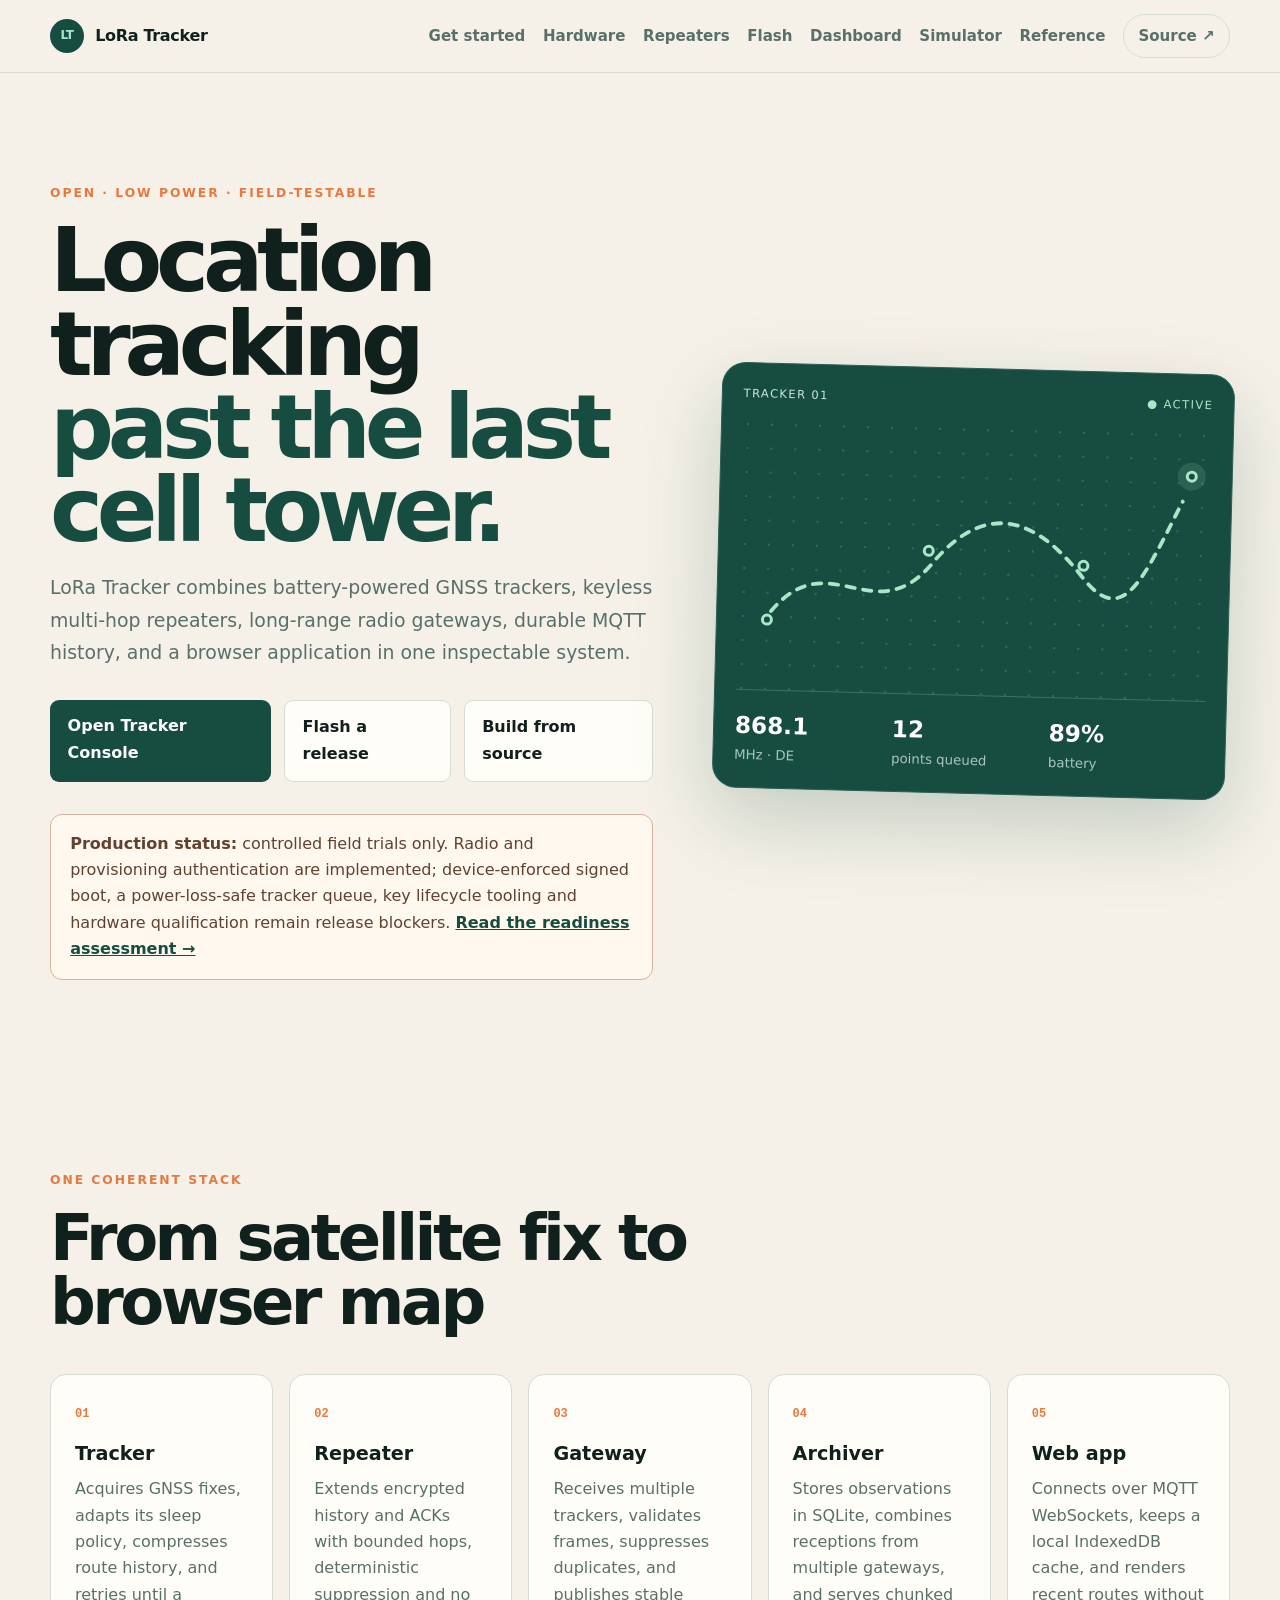
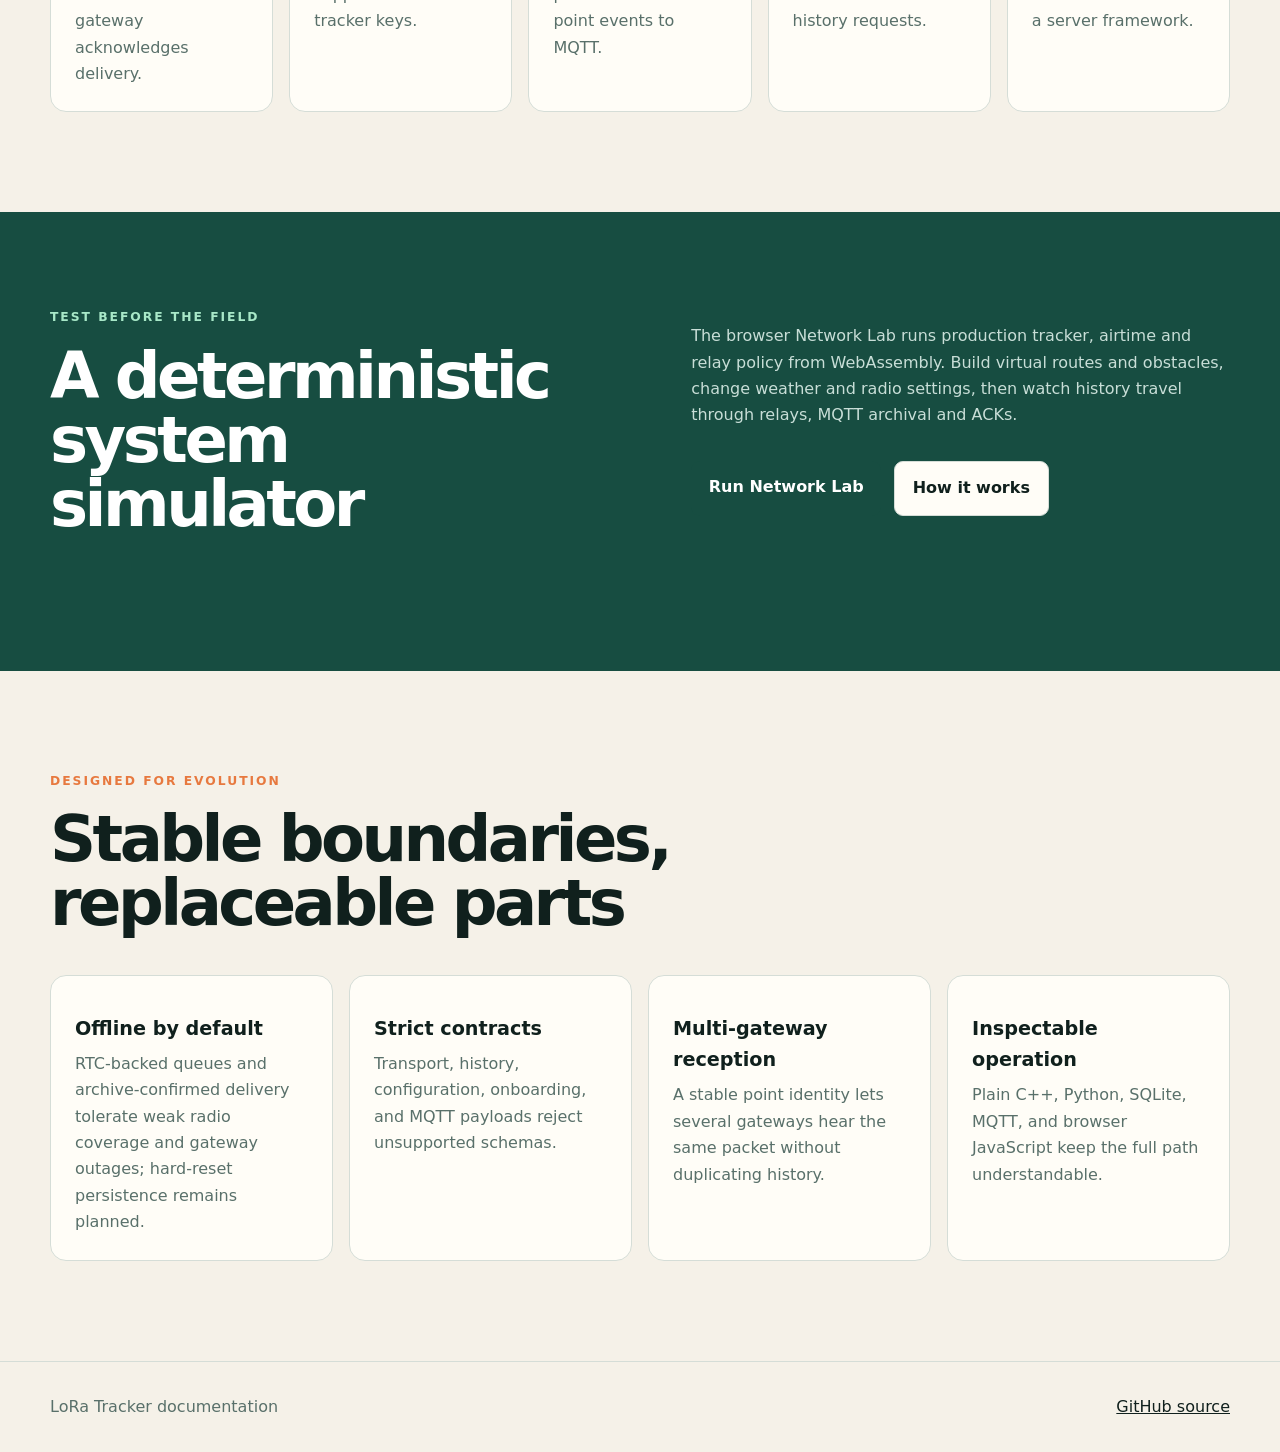
<file: index.html>
<!doctype html>
<html lang="en">
<head>
  <meta charset="utf-8">
  <meta name="viewport" content="width=device-width, initial-scale=1">
  <meta name="description" content="Documentation for LoRa Tracker, an open low-power location tracking platform.">
  <title>LoRa Tracker — Documentation</title>
  <link rel="stylesheet" href="styles.css"><link rel="stylesheet" href="extra.css">
</head>
<body>
  <header class="nav-wrap">
    <nav class="nav container" aria-label="Primary navigation">
      <a class="brand" href="index.html"><span class="brand-mark">LT</span> LoRa Tracker</a>
      <button class="menu-button" aria-expanded="false" aria-controls="nav-links">Menu</button>
      <div id="nav-links" class="nav-links">
        <a href="getting-started.html">Get started</a>
        <a href="hardware.html">Hardware</a><a href="repeater.html">Repeaters</a><a href="flash.html">Flash</a>
        <a href="app/">Dashboard</a>
        <a href="simulator.html">Simulator</a>
        <a href="protocols.html">Reference</a>
        <a class="source-link" href="https://github.com/dominikandreas/lora-tracker">Source ↗</a>
      </div>
    </nav>
  </header>

  <main>
    <section class="hero container">
      <div class="hero-copy">
        <p class="eyebrow">Open · low power · field-testable</p>
        <h1>Location tracking<br><span>past the last cell tower.</span></h1>
        <p class="lede">LoRa Tracker combines battery-powered GNSS trackers, keyless multi-hop repeaters, long-range radio gateways, durable MQTT history, and a browser application in one inspectable system.</p>
        <div class="actions">
          <a class="button primary" href="app/">Open Tracker Console</a>
          <a class="button secondary" href="flash.html">Flash a release</a>
          <a class="button secondary" href="getting-started.html">Build from source</a>
        </div>
        <div class="status-note"><strong>Production status:</strong> controlled field trials only. Radio and provisioning authentication are implemented; device-enforced signed boot, a power-loss-safe tracker queue, key lifecycle tooling and hardware qualification remain release blockers. <a href="production.html">Read the readiness assessment →</a></div>
      </div>
      <div class="signal-card" aria-label="Example radio path">
        <div class="signal-top"><span>TRACKER 01</span><span class="live">● ACTIVE</span></div>
        <div class="route" aria-hidden="true">
          <span class="point p1"></span><span class="point p2"></span><span class="point p3"></span><span class="point p4"></span>
          <svg viewBox="0 0 500 220" role="img"><path d="M35 170 C95 95,145 190,205 115 S320 70,365 125 S430 125,470 42"/></svg>
        </div>
        <div class="metrics"><div><b>868.1</b><small>MHz · DE</small></div><div><b>12</b><small>points queued</small></div><div><b>89%</b><small>battery</small></div></div>
      </div>
    </section>

    <section class="section container">
      <p class="eyebrow">One coherent stack</p>
      <h2>From satellite fix to browser map</h2>
      <div class="flow">
        <article><span>01</span><h3>Tracker</h3><p>Acquires GNSS fixes, adapts its sleep policy, compresses route history, and retries until a gateway acknowledges delivery.</p></article>
        <article><span>02</span><h3>Repeater</h3><p>Extends encrypted history and ACKs with bounded hops, deterministic suppression and no tracker keys.</p></article>
        <article><span>03</span><h3>Gateway</h3><p>Receives multiple trackers, validates frames, suppresses duplicates, and publishes stable point events to MQTT.</p></article>
        <article><span>04</span><h3>Archiver</h3><p>Stores observations in SQLite, combines receptions from multiple gateways, and serves chunked history requests.</p></article>
        <article><span>05</span><h3>Web app</h3><p>Connects over MQTT WebSockets, keeps a local IndexedDB cache, and renders recent routes without a server framework.</p></article>
      </div>
    </section>

    <section class="band">
      <div class="container split">
        <div><p class="eyebrow">Test before the field</p><h2>A deterministic system simulator</h2></div>
        <div><p>The browser Network Lab runs production tracker, airtime and relay policy from WebAssembly. Build virtual routes and obstacles, change weather and radio settings, then watch history travel through relays, MQTT archival and ACKs.</p><div class="actions"><a class="button primary" href="simulator/">Run Network Lab</a><a class="button secondary" href="simulator.html">How it works</a></div></div>
      </div>
    </section>

    <section class="section container">
      <p class="eyebrow">Designed for evolution</p>
      <h2>Stable boundaries, replaceable parts</h2>
      <div class="feature-grid">
        <article><h3>Offline by default</h3><p>RTC-backed queues and archive-confirmed delivery tolerate weak radio coverage and gateway outages; hard-reset persistence remains planned.</p></article>
        <article><h3>Strict contracts</h3><p>Transport, history, configuration, onboarding, and MQTT payloads reject unsupported schemas.</p></article>
        <article><h3>Multi-gateway reception</h3><p>A stable point identity lets several gateways hear the same packet without duplicating history.</p></article>
        <article><h3>Inspectable operation</h3><p>Plain C++, Python, SQLite, MQTT, and browser JavaScript keep the full path understandable.</p></article>
      </div>
    </section>
  </main>

  <footer><div class="container"><span>LoRa Tracker documentation</span><a href="https://github.com/dominikandreas/lora-tracker">GitHub source</a></div></footer>
  <script src="site.js"></script>
</body>
</html>
</file>
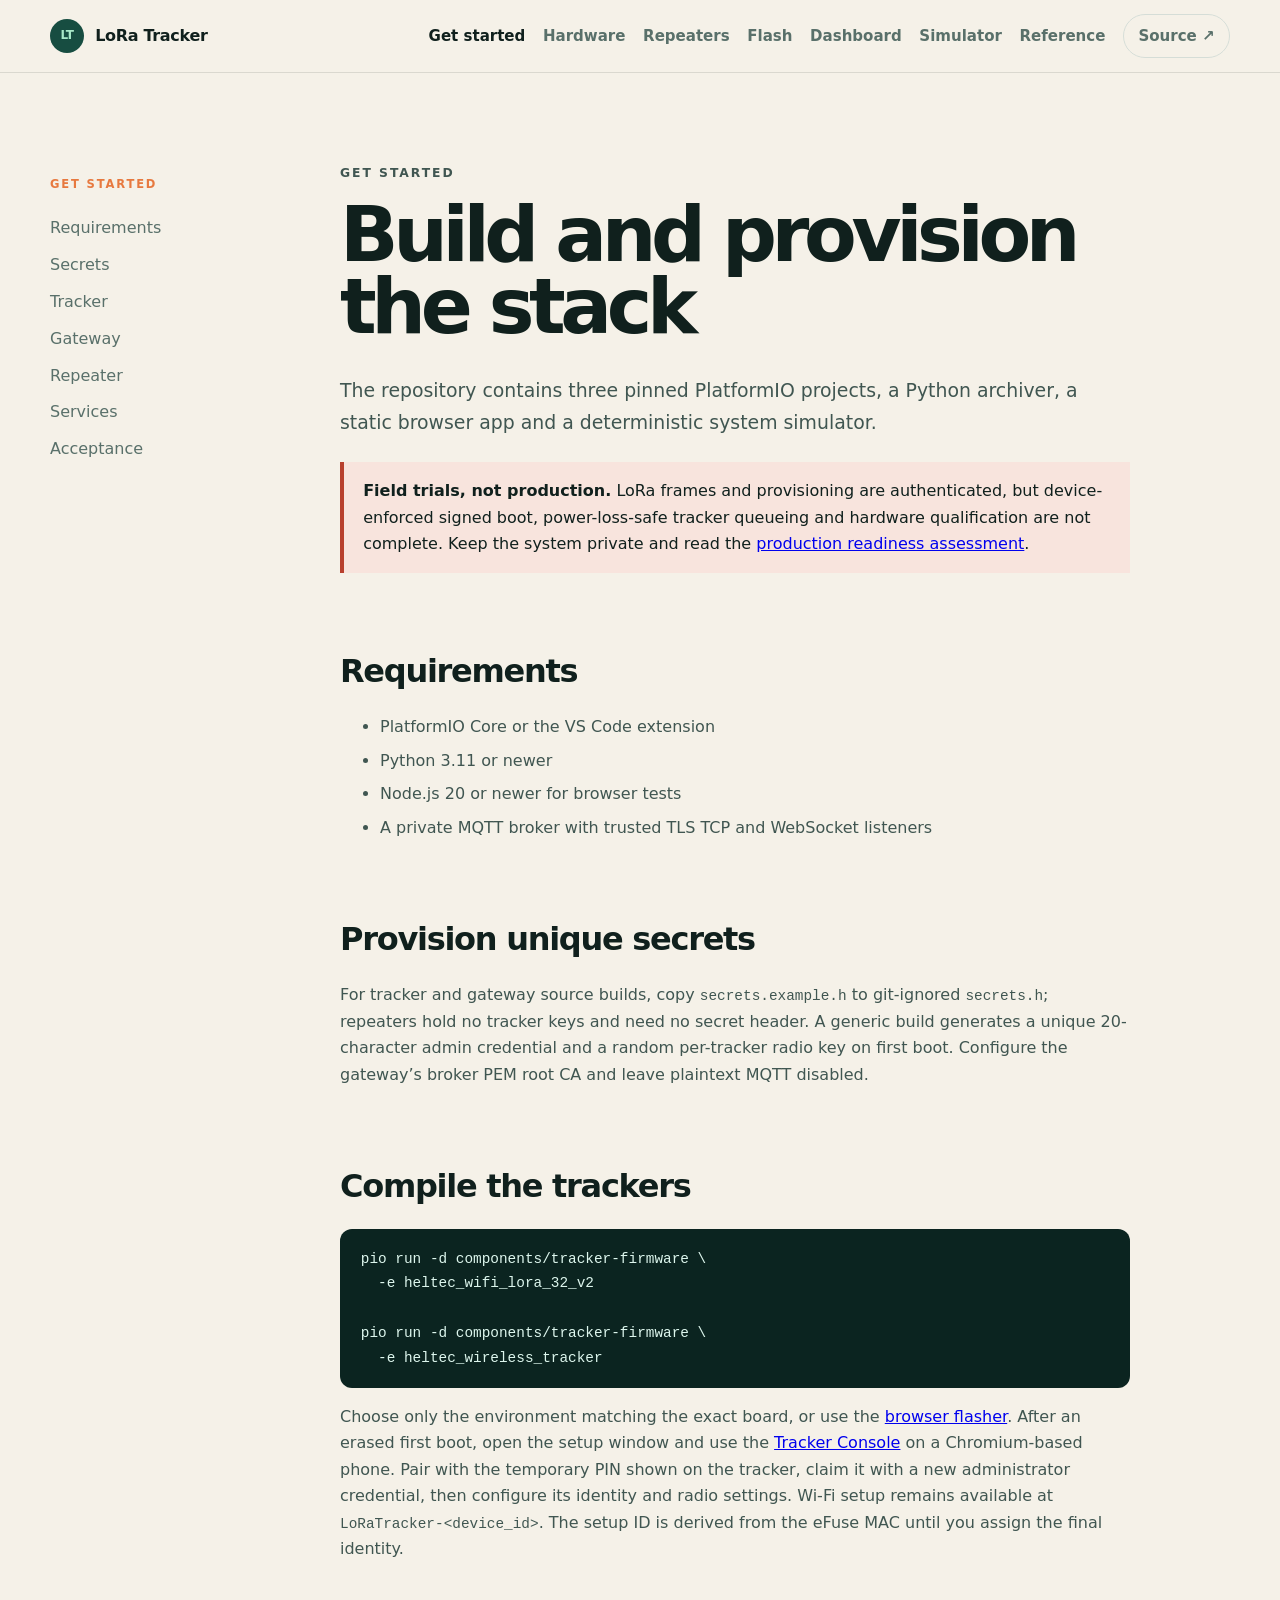
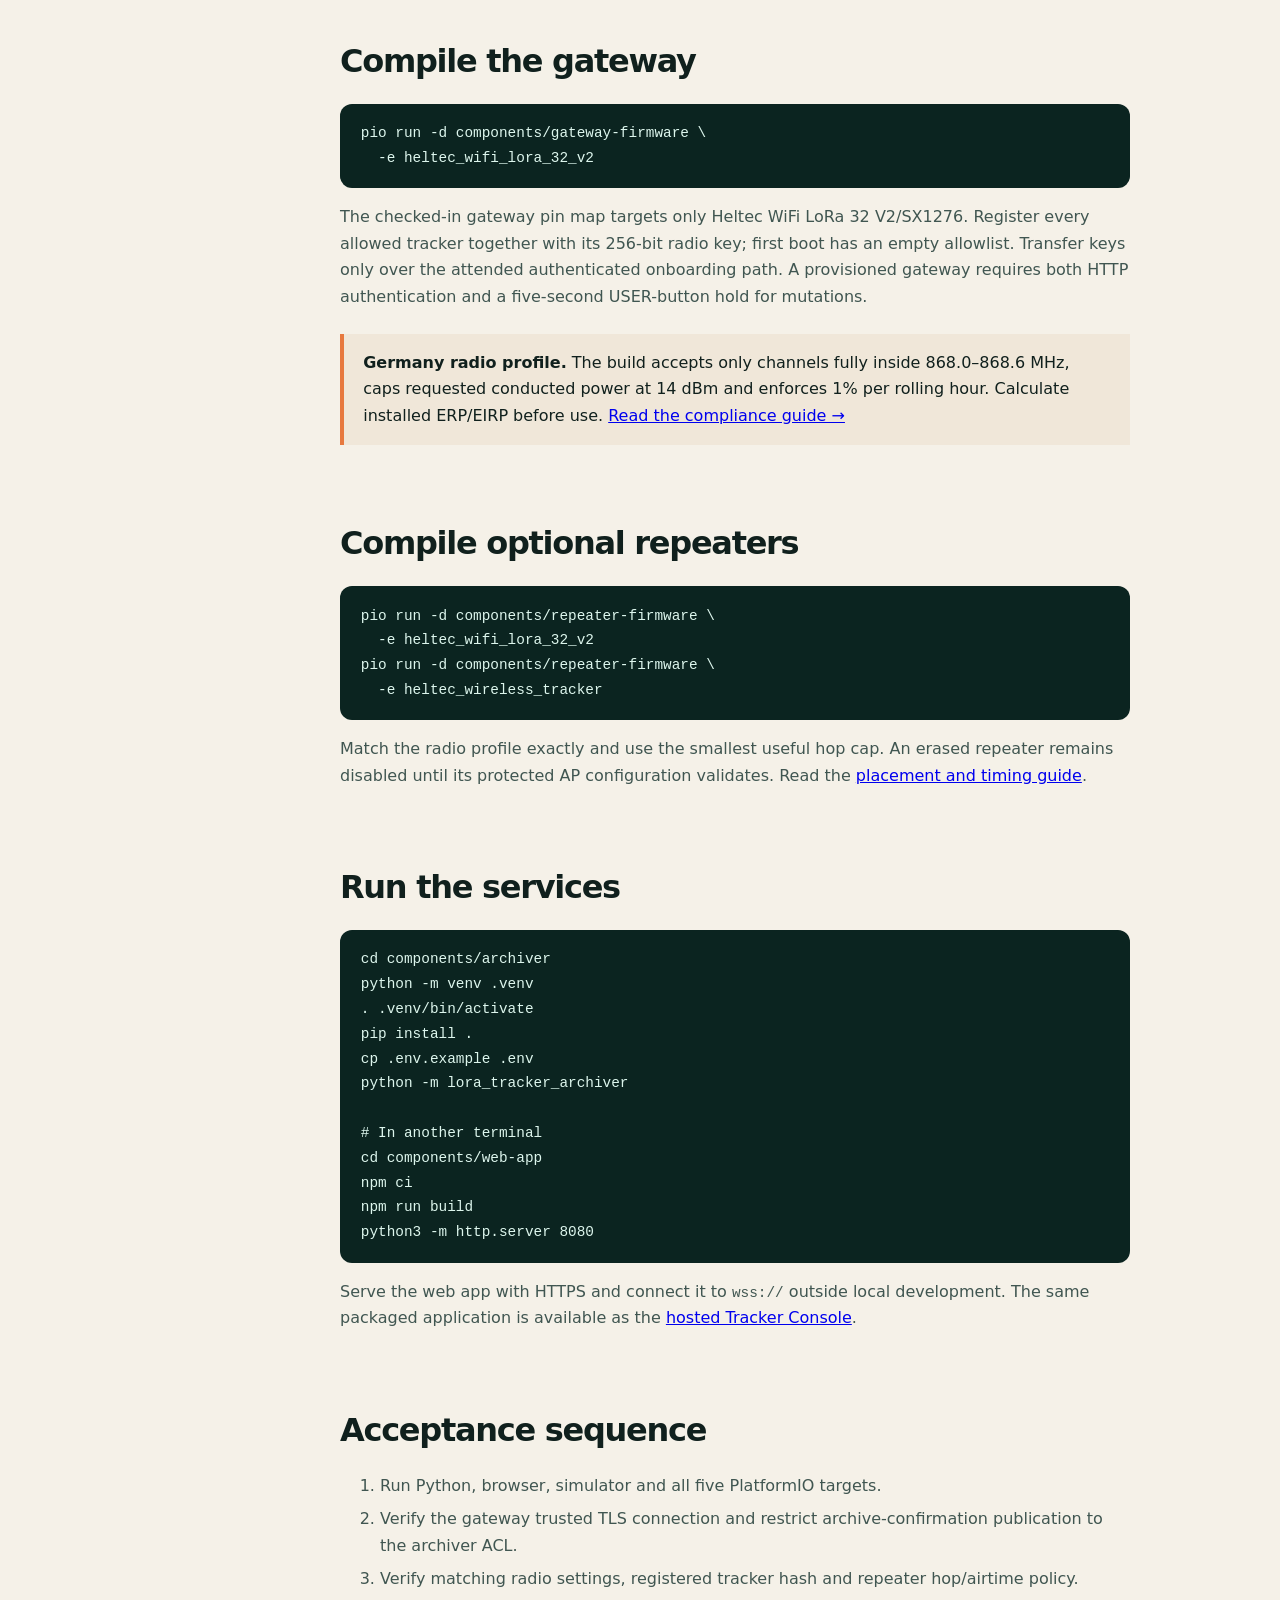
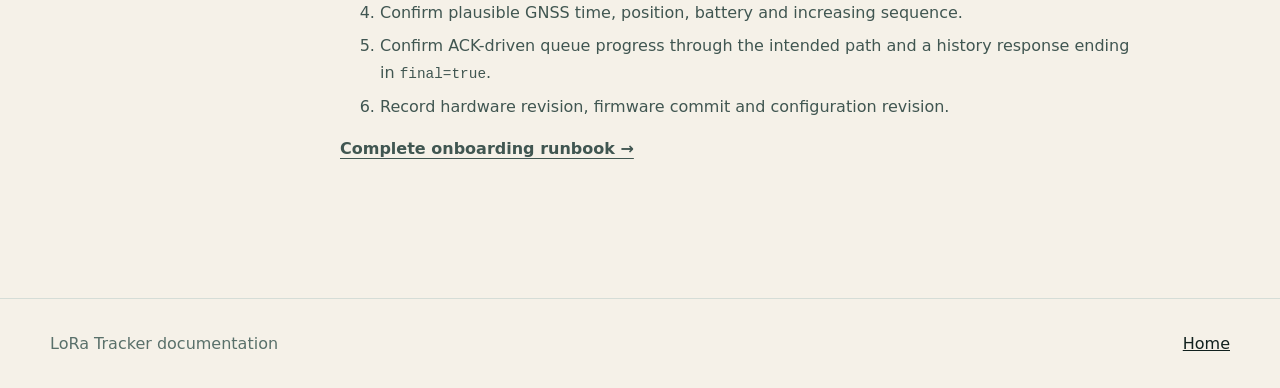
<file: getting-started.html>
<!doctype html><html lang="en"><head><meta charset="utf-8"><meta name="viewport" content="width=device-width,initial-scale=1"><meta name="description" content="Build, provision and validate a LoRa Tracker installation."><title>Get started — LoRa Tracker</title><link rel="stylesheet" href="styles.css"><link rel="stylesheet" href="extra.css"></head><body>
<header class="nav-wrap"><nav class="nav container"><a class="brand" href="index.html"><span class="brand-mark">LT</span> LoRa Tracker</a><button class="menu-button" aria-expanded="false" aria-controls="nav-links">Menu</button><div id="nav-links" class="nav-links"><a class="active" href="getting-started.html">Get started</a><a href="hardware.html">Hardware</a><a href="repeater.html">Repeaters</a><a href="flash.html">Flash</a><a href="app/">Dashboard</a><a href="simulator.html">Simulator</a><a href="protocols.html">Reference</a><a class="source-link" href="https://github.com/dominikandreas/lora-tracker">Source ↗</a></div></nav></header>
<main class="docs container"><aside><p>GET STARTED</p><a href="#requirements">Requirements</a><a href="#secrets">Secrets</a><a href="#tracker">Tracker</a><a href="#gateway">Gateway</a><a href="#repeater">Repeater</a><a href="#services">Services</a><a href="#acceptance">Acceptance</a></aside><article class="prose"><p class="eyebrow">Get started</p><h1>Build and provision the stack</h1><p class="lede">The repository contains three pinned PlatformIO projects, a Python archiver, a static browser app and a deterministic system simulator.</p>
<div class="notice danger"><strong>Field trials, not production.</strong> LoRa frames and provisioning are authenticated, but device-enforced signed boot, power-loss-safe tracker queueing and hardware qualification are not complete. Keep the system private and read the <a href="production.html">production readiness assessment</a>.</div>
<h2 id="requirements">Requirements</h2><ul><li>PlatformIO Core or the VS Code extension</li><li>Python 3.11 or newer</li><li>Node.js 20 or newer for browser tests</li><li>A private MQTT broker with trusted TLS TCP and WebSocket listeners</li></ul>
<h2 id="secrets">Provision unique secrets</h2><p>For tracker and gateway source builds, copy <code>secrets.example.h</code> to git-ignored <code>secrets.h</code>; repeaters hold no tracker keys and need no secret header. A generic build generates a unique 20-character admin credential and a random per-tracker radio key on first boot. Configure the gateway’s broker PEM root CA and leave plaintext MQTT disabled.</p>
<h2 id="tracker">Compile the trackers</h2><pre><code>pio run -d components/tracker-firmware \
  -e heltec_wifi_lora_32_v2

pio run -d components/tracker-firmware \
  -e heltec_wireless_tracker</code></pre><p>Choose only the environment matching the exact board, or use the <a href="flash.html">browser flasher</a>. After an erased first boot, open the setup window and use the <a href="app/">Tracker Console</a> on a Chromium-based phone. Pair with the temporary PIN shown on the tracker, claim it with a new administrator credential, then configure its identity and radio settings. Wi-Fi setup remains available at <code>LoRaTracker-&lt;device_id&gt;</code>. The setup ID is derived from the eFuse MAC until you assign the final identity.</p>
<h2 id="gateway">Compile the gateway</h2><pre><code>pio run -d components/gateway-firmware \
  -e heltec_wifi_lora_32_v2</code></pre><p>The checked-in gateway pin map targets only Heltec WiFi LoRa 32 V2/SX1276. Register every allowed tracker together with its 256-bit radio key; first boot has an empty allowlist. Transfer keys only over the attended authenticated onboarding path. A provisioned gateway requires both HTTP authentication and a five-second USER-button hold for mutations.</p>
<div class="notice"><strong>Germany radio profile.</strong> The build accepts only channels fully inside 868.0–868.6 MHz, caps requested conducted power at 14 dBm and enforces 1% per rolling hour. Calculate installed ERP/EIRP before use. <a href="reference/radio-compliance-de.html">Read the compliance guide →</a></div>
<h2 id="repeater">Compile optional repeaters</h2><pre><code>pio run -d components/repeater-firmware \
  -e heltec_wifi_lora_32_v2
pio run -d components/repeater-firmware \
  -e heltec_wireless_tracker</code></pre><p>Match the radio profile exactly and use the smallest useful hop cap. An erased repeater remains disabled until its protected AP configuration validates. Read the <a href="repeater.html">placement and timing guide</a>.</p>
<h2 id="services">Run the services</h2><pre><code>cd components/archiver
python -m venv .venv
. .venv/bin/activate
pip install .
cp .env.example .env
python -m lora_tracker_archiver

# In another terminal
cd components/web-app
npm ci
npm run build
python3 -m http.server 8080</code></pre><p>Serve the web app with HTTPS and connect it to <code>wss://</code> outside local development. The same packaged application is available as the <a href="app/">hosted Tracker Console</a>.</p>
<h2 id="acceptance">Acceptance sequence</h2><ol><li>Run Python, browser, simulator and all five PlatformIO targets.</li><li>Verify the gateway trusted TLS connection and restrict archive-confirmation publication to the archiver ACL.</li><li>Verify matching radio settings, registered tracker hash and repeater hop/airtime policy.</li><li>Confirm plausible GNSS time, position, battery and increasing sequence.</li><li>Confirm ACK-driven queue progress through the intended path and a history response ending in <code>final=true</code>.</li><li>Record hardware revision, firmware commit and configuration revision.</li></ol><p><a class="text-link" href="reference/onboarding.html">Complete onboarding runbook →</a></p></article></main><footer><div class="container"><span>LoRa Tracker documentation</span><a href="index.html">Home</a></div></footer><script src="site.js"></script></body></html>
</file>
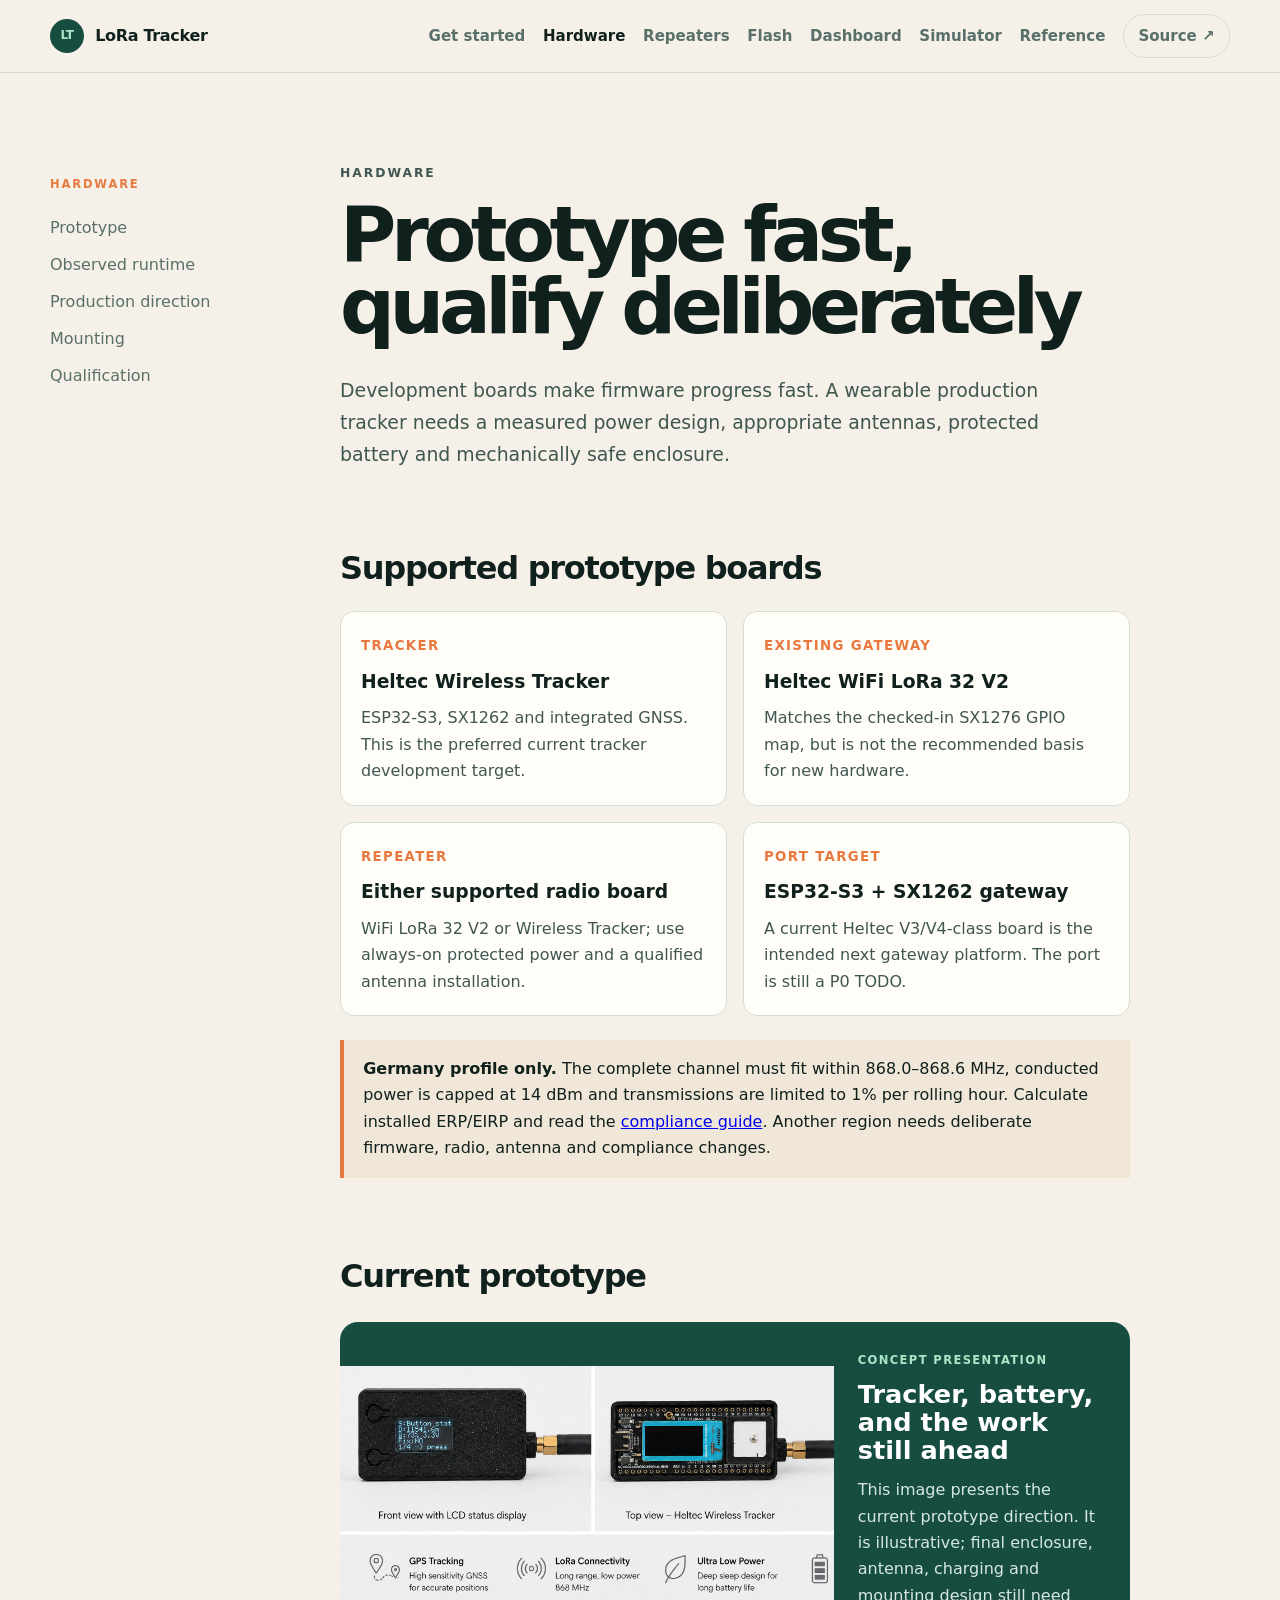
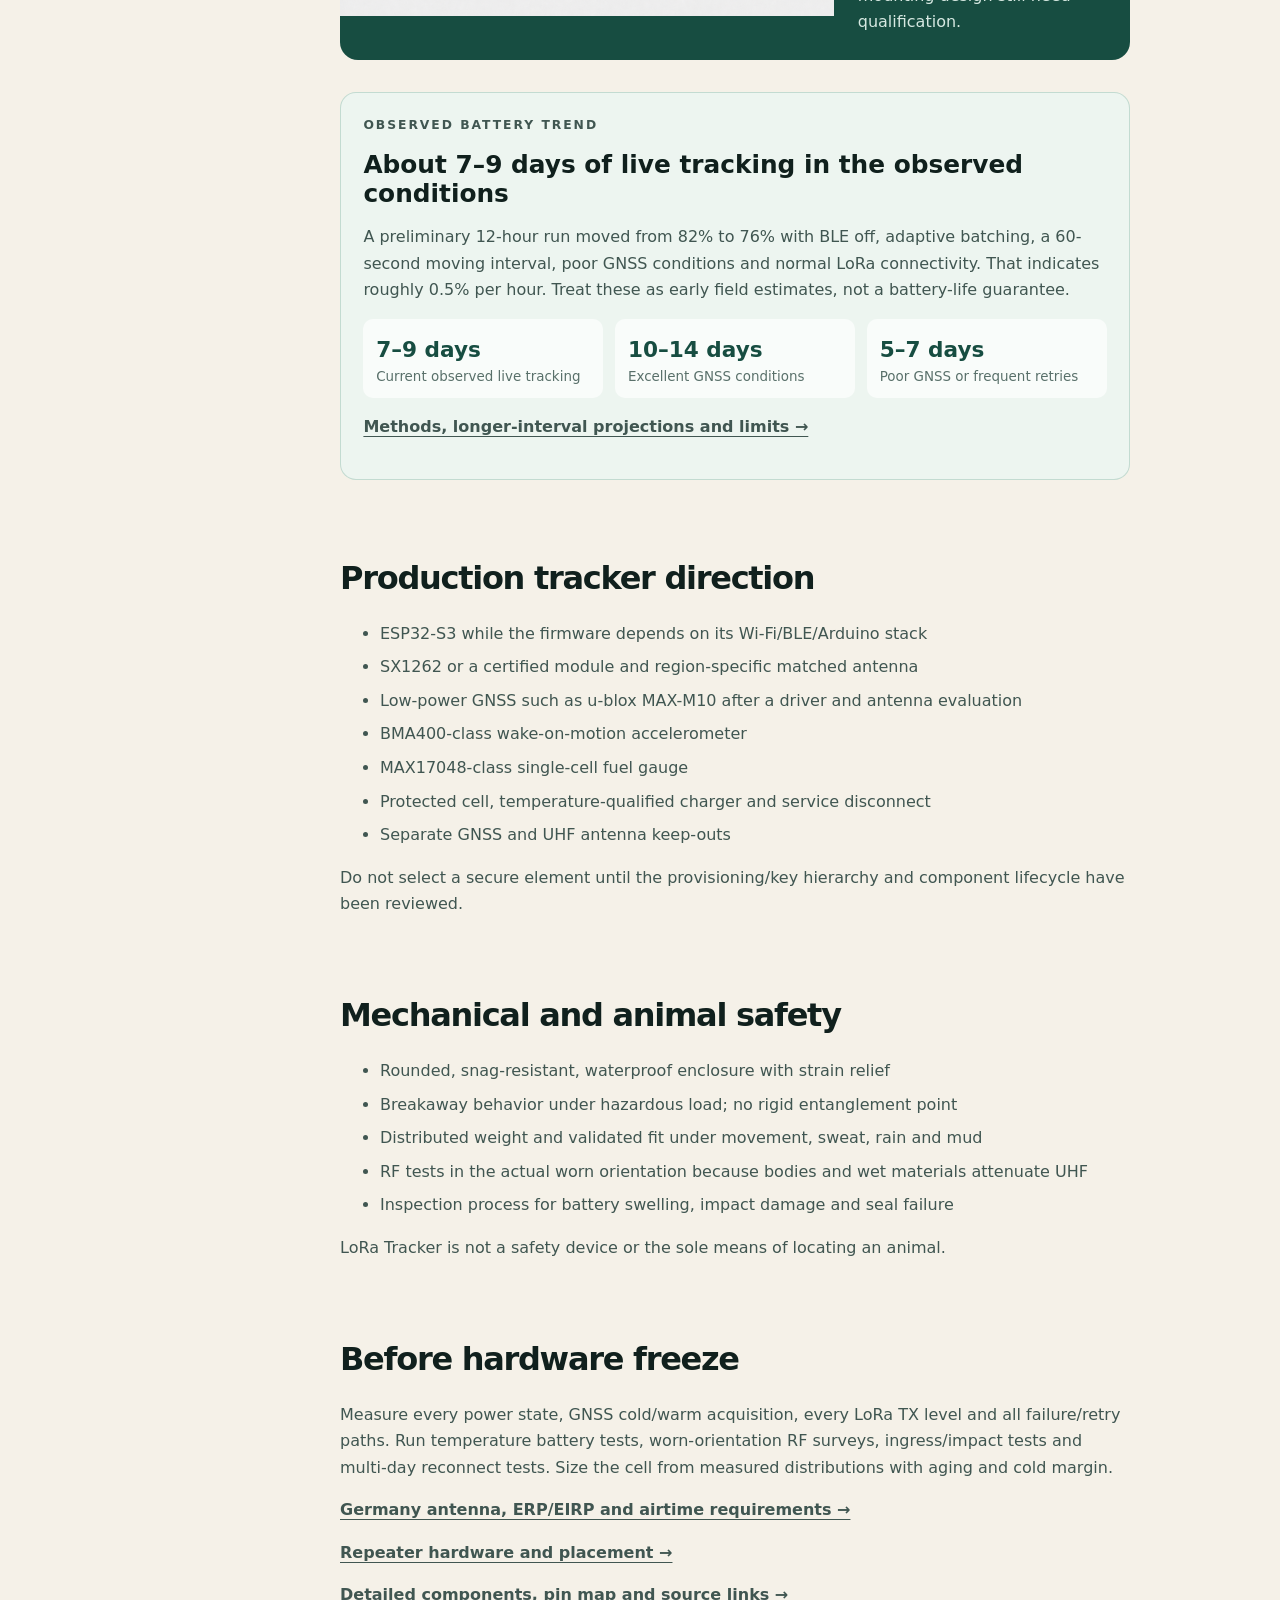
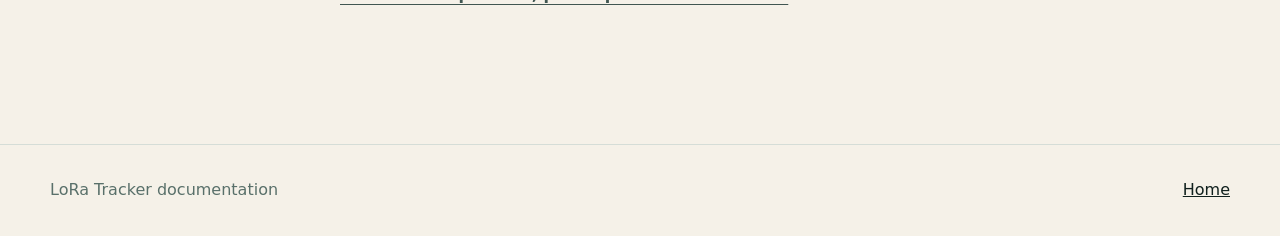
<file: hardware.html>
<!doctype html><html lang="en"><head><meta charset="utf-8"><meta name="viewport" content="width=device-width,initial-scale=1"><meta name="description" content="Hardware recommendations for LoRa Tracker."><title>Hardware — LoRa Tracker</title><link rel="stylesheet" href="styles.css"><link rel="stylesheet" href="extra.css"></head><body>
<header class="nav-wrap"><nav class="nav container"><a class="brand" href="index.html"><span class="brand-mark">LT</span> LoRa Tracker</a><button class="menu-button" aria-expanded="false" aria-controls="nav-links">Menu</button><div id="nav-links" class="nav-links"><a href="getting-started.html">Get started</a><a class="active" href="hardware.html">Hardware</a><a href="repeater.html">Repeaters</a><a href="flash.html">Flash</a><a href="app/">Dashboard</a><a href="simulator.html">Simulator</a><a href="protocols.html">Reference</a><a class="source-link" href="https://github.com/dominikandreas/lora-tracker">Source ↗</a></div></nav></header>
<main class="docs container"><aside><p>HARDWARE</p><a href="#prototype">Prototype</a><a href="#observed">Observed runtime</a><a href="#production">Production direction</a><a href="#mounting">Mounting</a><a href="#qualification">Qualification</a></aside><article class="prose"><p class="eyebrow">Hardware</p><h1>Prototype fast, qualify deliberately</h1><p class="lede">Development boards make firmware progress fast. A wearable production tracker needs a measured power design, appropriate antennas, protected battery and mechanically safe enclosure.</p>
<h2 id="prototype">Supported prototype boards</h2><div class="hardware-grid"><article><small>TRACKER</small><h3>Heltec Wireless Tracker</h3><p>ESP32-S3, SX1262 and integrated GNSS. This is the preferred current tracker development target.</p></article><article><small>EXISTING GATEWAY</small><h3>Heltec WiFi LoRa 32 V2</h3><p>Matches the checked-in SX1276 GPIO map, but is not the recommended basis for new hardware.</p></article><article><small>REPEATER</small><h3>Either supported radio board</h3><p>WiFi LoRa 32 V2 or Wireless Tracker; use always-on protected power and a qualified antenna installation.</p></article><article><small>PORT TARGET</small><h3>ESP32-S3 + SX1262 gateway</h3><p>A current Heltec V3/V4-class board is the intended next gateway platform. The port is still a P0 TODO.</p></article></div><div class="notice"><strong>Germany profile only.</strong> The complete channel must fit within 868.0–868.6 MHz, conducted power is capped at 14 dBm and transmissions are limited to 1% per rolling hour. Calculate installed ERP/EIRP and read the <a href="reference/radio-compliance-de.html">compliance guide</a>. Another region needs deliberate firmware, radio, antenna and compliance changes.</div>
<h2 id="observed">Current prototype</h2><div class="product-hero"><img src="assets/hardware/tracker-hero-concept.png" width="1764" height="891" alt="Concept product presentation of the tracker and compact battery"><div><span>CONCEPT PRESENTATION</span><h3>Tracker, battery, and the work still ahead</h3><p>This image presents the current prototype direction. It is illustrative; final enclosure, antenna, charging and mounting design still need qualification.</p></div></div><div class="runtime-panel"><p class="eyebrow">Observed battery trend</p><h3>About 7–9 days of live tracking in the observed conditions</h3><p>A preliminary 12-hour run moved from 82% to 76% with BLE off, adaptive batching, a 60-second moving interval, poor GNSS conditions and normal LoRa connectivity. That indicates roughly 0.5% per hour. Treat these as early field estimates, not a battery-life guarantee.</p><div class="runtime-grid"><div><strong>7–9 days</strong><span>Current observed live tracking</span></div><div><strong>10–14 days</strong><span>Excellent GNSS conditions</span></div><div><strong>5–7 days</strong><span>Poor GNSS or frequent retries</span></div></div><p><a class="text-link" href="reference/hardware.html#observed-1000-mah-prototype-runtime">Methods, longer-interval projections and limits →</a></p></div><h2 id="production">Production tracker direction</h2><ul><li>ESP32-S3 while the firmware depends on its Wi-Fi/BLE/Arduino stack</li><li>SX1262 or a certified module and region-specific matched antenna</li><li>Low-power GNSS such as u-blox MAX-M10 after a driver and antenna evaluation</li><li>BMA400-class wake-on-motion accelerometer</li><li>MAX17048-class single-cell fuel gauge</li><li>Protected cell, temperature-qualified charger and service disconnect</li><li>Separate GNSS and UHF antenna keep-outs</li></ul><p>Do not select a secure element until the provisioning/key hierarchy and component lifecycle have been reviewed.</p>
<h2 id="mounting">Mechanical and animal safety</h2><ul><li>Rounded, snag-resistant, waterproof enclosure with strain relief</li><li>Breakaway behavior under hazardous load; no rigid entanglement point</li><li>Distributed weight and validated fit under movement, sweat, rain and mud</li><li>RF tests in the actual worn orientation because bodies and wet materials attenuate UHF</li><li>Inspection process for battery swelling, impact damage and seal failure</li></ul><p>LoRa Tracker is not a safety device or the sole means of locating an animal.</p>
<h2 id="qualification">Before hardware freeze</h2><p>Measure every power state, GNSS cold/warm acquisition, every LoRa TX level and all failure/retry paths. Run temperature battery tests, worn-orientation RF surveys, ingress/impact tests and multi-day reconnect tests. Size the cell from measured distributions with aging and cold margin.</p><p><a class="text-link" href="reference/radio-compliance-de.html">Germany antenna, ERP/EIRP and airtime requirements →</a></p><p><a class="text-link" href="repeater.html">Repeater hardware and placement →</a></p><p><a class="text-link" href="reference/hardware.html">Detailed components, pin map and source links →</a></p></article></main><footer><div class="container"><span>LoRa Tracker documentation</span><a href="index.html">Home</a></div></footer><script src="site.js"></script></body></html>
</file>
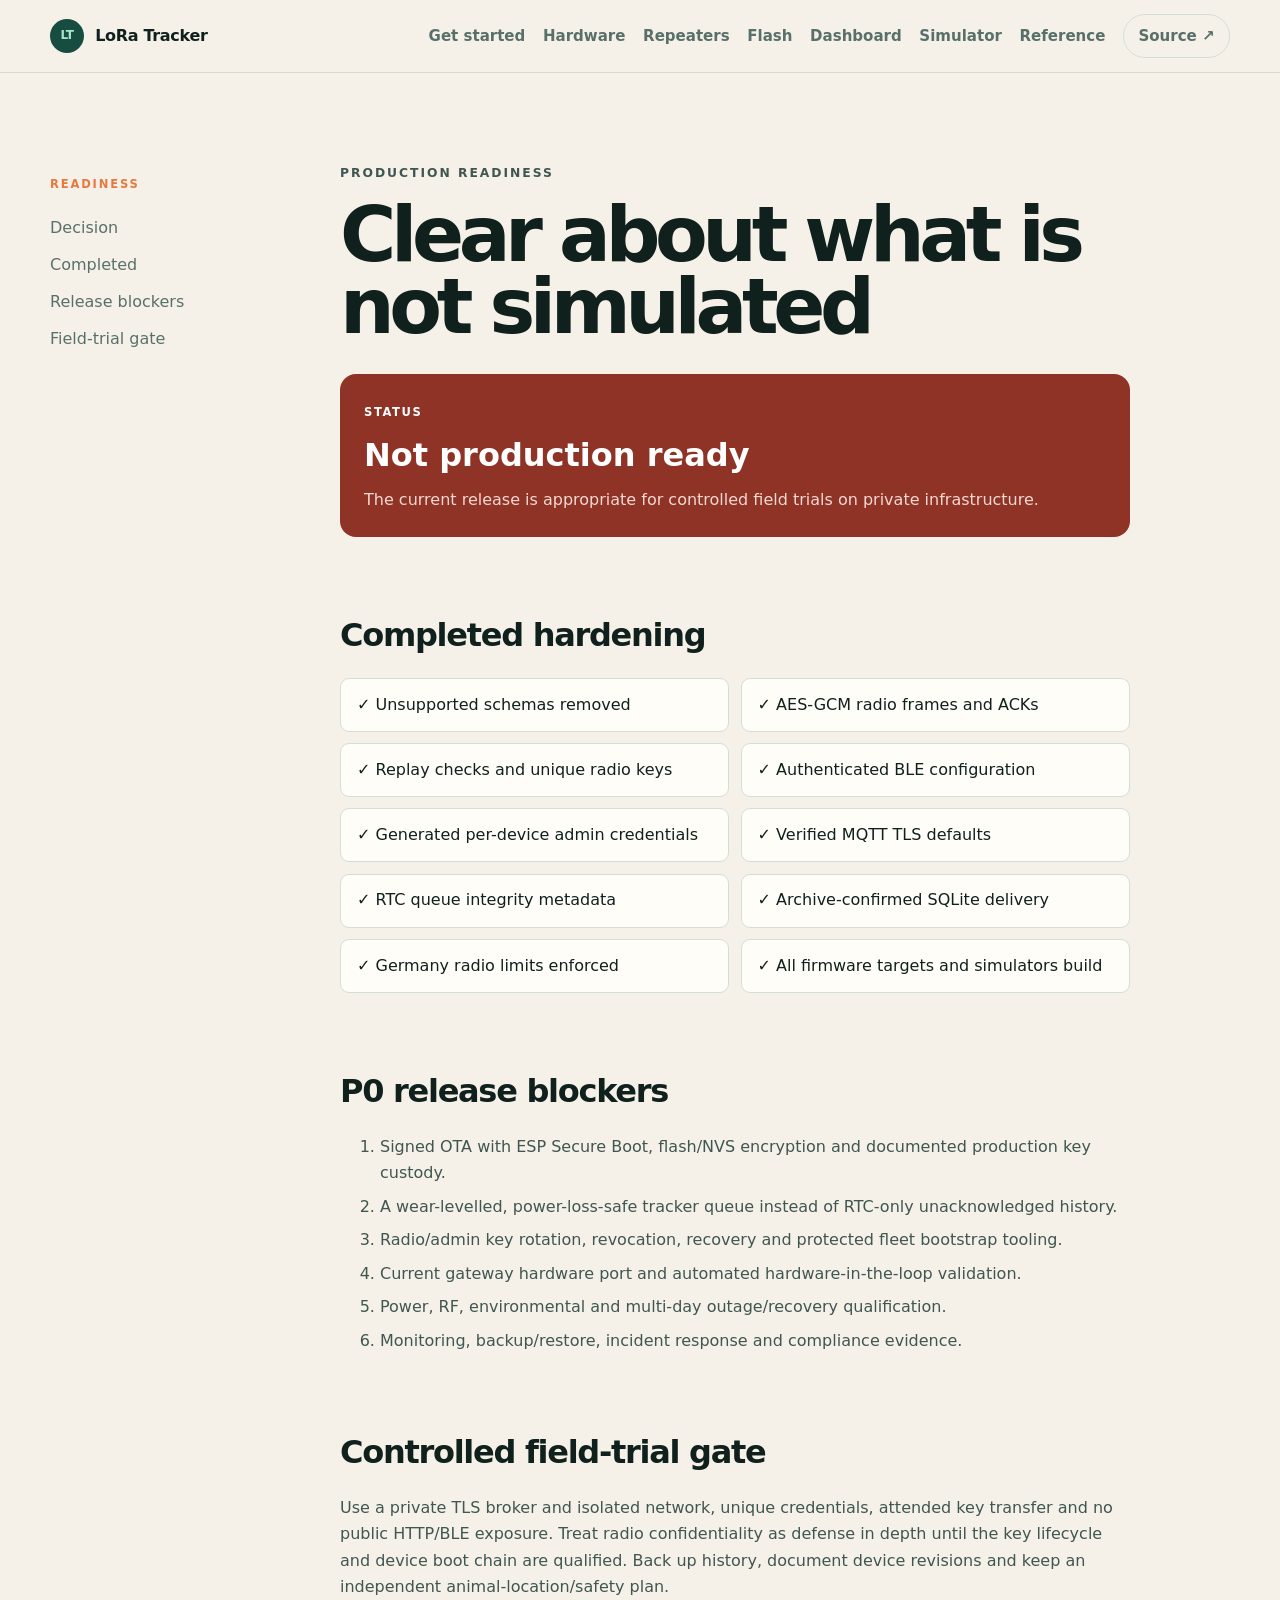
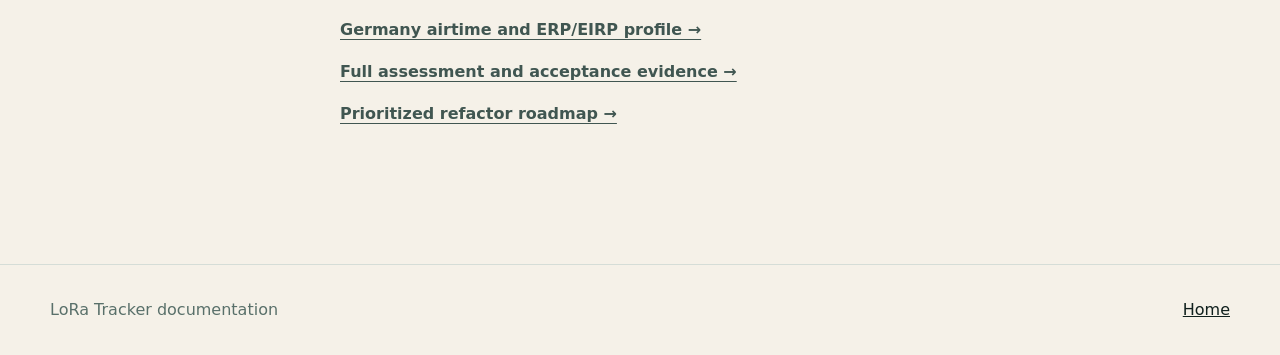
<file: production.html>
<!doctype html><html lang="en"><head><meta charset="utf-8"><meta name="viewport" content="width=device-width,initial-scale=1"><meta name="description" content="Production readiness status for LoRa Tracker."><title>Production readiness — LoRa Tracker</title><link rel="stylesheet" href="styles.css"><link rel="stylesheet" href="extra.css"></head><body>
<header class="nav-wrap"><nav class="nav container"><a class="brand" href="index.html"><span class="brand-mark">LT</span> LoRa Tracker</a><button class="menu-button" aria-expanded="false" aria-controls="nav-links">Menu</button><div id="nav-links" class="nav-links"><a href="getting-started.html">Get started</a><a href="hardware.html">Hardware</a><a href="repeater.html">Repeaters</a><a href="flash.html">Flash</a><a href="app/">Dashboard</a><a href="simulator.html">Simulator</a><a href="protocols.html">Reference</a><a class="source-link" href="https://github.com/dominikandreas/lora-tracker">Source ↗</a></div></nav></header>
<main class="docs container"><aside><p>READINESS</p><a href="#decision">Decision</a><a href="#complete">Completed</a><a href="#blocked">Release blockers</a><a href="#trial">Field-trial gate</a></aside><article class="prose"><p class="eyebrow">Production readiness</p><h1>Clear about what is not simulated</h1><div id="decision" class="readiness"><span>STATUS</span><strong>Not production ready</strong><p>The current release is appropriate for controlled field trials on private infrastructure.</p></div>
<h2 id="complete">Completed hardening</h2><div class="check-grid"><div>✓ Unsupported schemas removed</div><div>✓ AES-GCM radio frames and ACKs</div><div>✓ Replay checks and unique radio keys</div><div>✓ Authenticated BLE configuration</div><div>✓ Generated per-device admin credentials</div><div>✓ Verified MQTT TLS defaults</div><div>✓ RTC queue integrity metadata</div><div>✓ Archive-confirmed SQLite delivery</div><div>✓ Germany radio limits enforced</div><div>✓ All firmware targets and simulators build</div></div>
<h2 id="blocked">P0 release blockers</h2><ol><li>Signed OTA with ESP Secure Boot, flash/NVS encryption and documented production key custody.</li><li>A wear-levelled, power-loss-safe tracker queue instead of RTC-only unacknowledged history.</li><li>Radio/admin key rotation, revocation, recovery and protected fleet bootstrap tooling.</li><li>Current gateway hardware port and automated hardware-in-the-loop validation.</li><li>Power, RF, environmental and multi-day outage/recovery qualification.</li><li>Monitoring, backup/restore, incident response and compliance evidence.</li></ol>
<h2 id="trial">Controlled field-trial gate</h2><p>Use a private TLS broker and isolated network, unique credentials, attended key transfer and no public HTTP/BLE exposure. Treat radio confidentiality as defense in depth until the key lifecycle and device boot chain are qualified. Back up history, document device revisions and keep an independent animal-location/safety plan.</p><p><a class="text-link" href="reference/radio-compliance-de.html">Germany airtime and ERP/EIRP profile →</a></p><p><a class="text-link" href="reference/production-readiness.html">Full assessment and acceptance evidence →</a></p><p><a class="text-link" href="reference/roadmap.html">Prioritized refactor roadmap →</a></p></article></main><footer><div class="container"><span>LoRa Tracker documentation</span><a href="index.html">Home</a></div></footer><script src="site.js"></script></body></html>
</file>
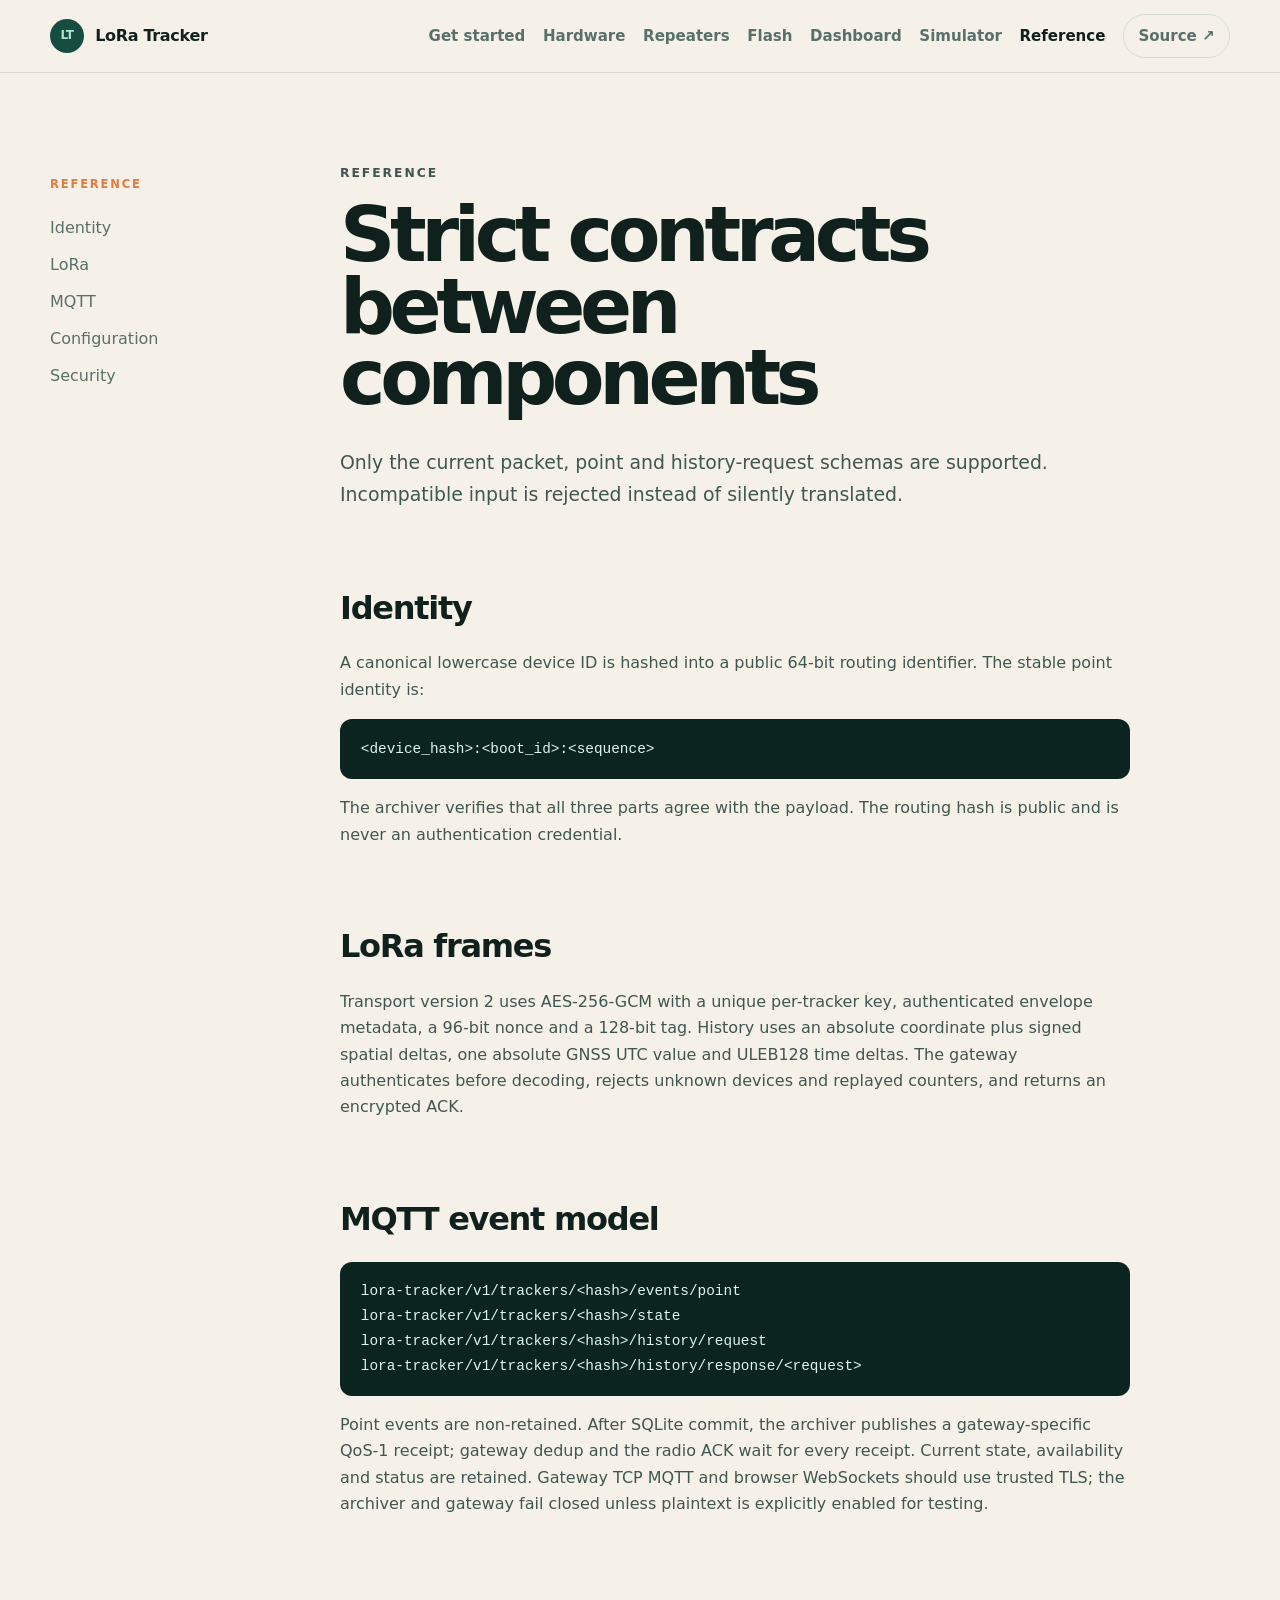
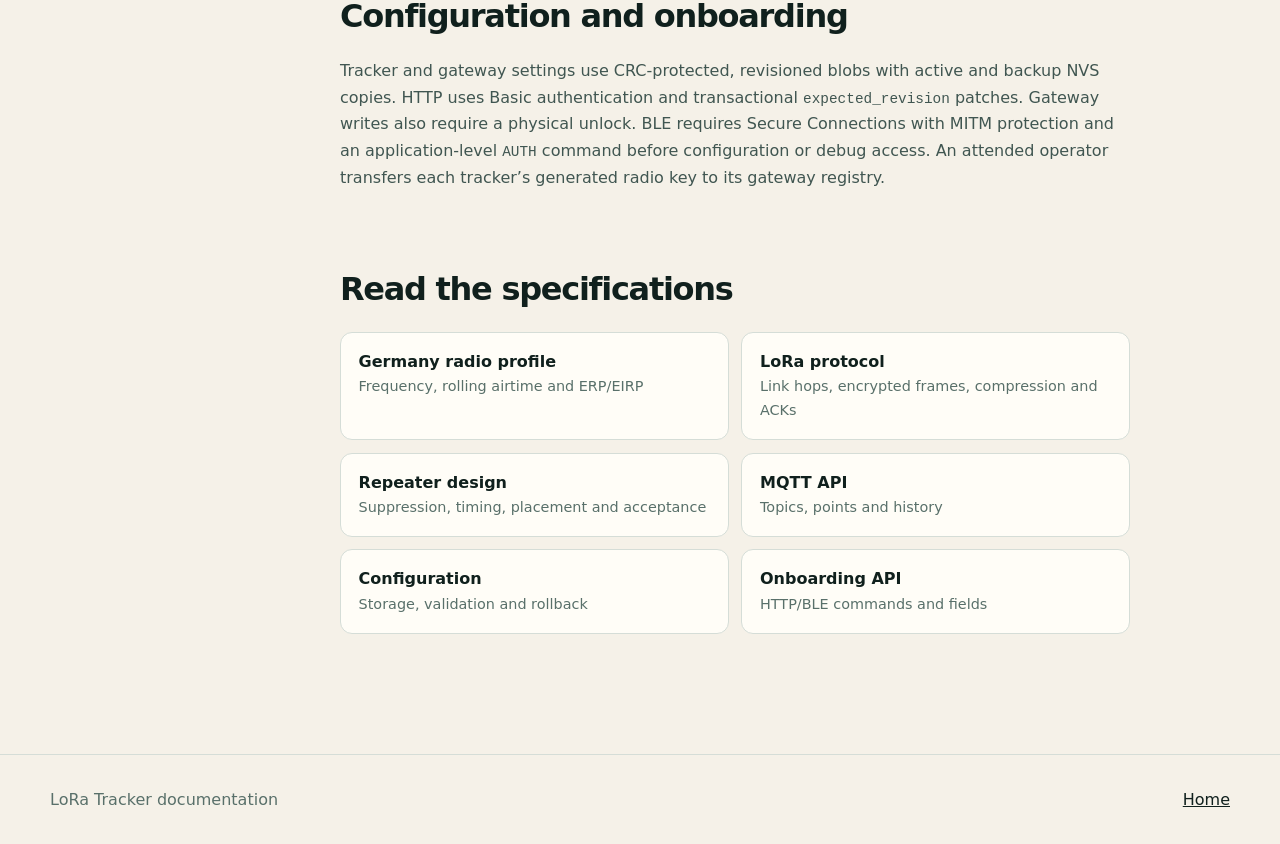
<file: protocols.html>
<!doctype html><html lang="en"><head><meta charset="utf-8"><meta name="viewport" content="width=device-width,initial-scale=1"><meta name="description" content="LoRa Tracker protocol and configuration reference."><title>Reference — LoRa Tracker</title><link rel="stylesheet" href="styles.css"><link rel="stylesheet" href="extra.css"></head><body>
<header class="nav-wrap"><nav class="nav container"><a class="brand" href="index.html"><span class="brand-mark">LT</span> LoRa Tracker</a><button class="menu-button" aria-expanded="false" aria-controls="nav-links">Menu</button><div id="nav-links" class="nav-links"><a href="getting-started.html">Get started</a><a href="hardware.html">Hardware</a><a href="repeater.html">Repeaters</a><a href="flash.html">Flash</a><a href="app/">Dashboard</a><a href="simulator.html">Simulator</a><a class="active" href="protocols.html">Reference</a><a class="source-link" href="https://github.com/dominikandreas/lora-tracker">Source ↗</a></div></nav></header>
<main class="docs container"><aside><p>REFERENCE</p><a href="#identity">Identity</a><a href="#radio">LoRa</a><a href="#mqtt">MQTT</a><a href="#config">Configuration</a><a href="#security">Security</a></aside><article class="prose"><p class="eyebrow">Reference</p><h1>Strict contracts between components</h1><p class="lede">Only the current packet, point and history-request schemas are supported. Incompatible input is rejected instead of silently translated.</p>
<h2 id="identity">Identity</h2><p>A canonical lowercase device ID is hashed into a public 64-bit routing identifier. The stable point identity is:</p><pre><code>&lt;device_hash&gt;:&lt;boot_id&gt;:&lt;sequence&gt;</code></pre><p>The archiver verifies that all three parts agree with the payload. The routing hash is public and is never an authentication credential.</p>
<h2 id="radio">LoRa frames</h2><p>Transport version 2 uses AES-256-GCM with a unique per-tracker key, authenticated envelope metadata, a 96-bit nonce and a 128-bit tag. History uses an absolute coordinate plus signed spatial deltas, one absolute GNSS UTC value and ULEB128 time deltas. The gateway authenticates before decoding, rejects unknown devices and replayed counters, and returns an encrypted ACK.</p>
<h2 id="mqtt">MQTT event model</h2><pre><code>lora-tracker/v1/trackers/&lt;hash&gt;/events/point
lora-tracker/v1/trackers/&lt;hash&gt;/state
lora-tracker/v1/trackers/&lt;hash&gt;/history/request
lora-tracker/v1/trackers/&lt;hash&gt;/history/response/&lt;request&gt;</code></pre><p>Point events are non-retained. After SQLite commit, the archiver publishes a gateway-specific QoS-1 receipt; gateway dedup and the radio ACK wait for every receipt. Current state, availability and status are retained. Gateway TCP MQTT and browser WebSockets should use trusted TLS; the archiver and gateway fail closed unless plaintext is explicitly enabled for testing.</p>
<h2 id="config">Configuration and onboarding</h2><p>Tracker and gateway settings use CRC-protected, revisioned blobs with active and backup NVS copies. HTTP uses Basic authentication and transactional <code>expected_revision</code> patches. Gateway writes also require a physical unlock. BLE requires Secure Connections with MITM protection and an application-level <code>AUTH</code> command before configuration or debug access. An attended operator transfers each tracker’s generated radio key to its gateway registry.</p>
<h2 id="security">Read the specifications</h2><div class="link-cards"><a href="reference/radio-compliance-de.html"><strong>Germany radio profile</strong><span>Frequency, rolling airtime and ERP/EIRP</span></a><a href="reference/protocols/lora-protocol.html"><strong>LoRa protocol</strong><span>Link hops, encrypted frames, compression and ACKs</span></a><a href="reference/repeaters.html"><strong>Repeater design</strong><span>Suppression, timing, placement and acceptance</span></a><a href="reference/protocols/mqtt-api.html"><strong>MQTT API</strong><span>Topics, points and history</span></a><a href="reference/protocols/configuration.html"><strong>Configuration</strong><span>Storage, validation and rollback</span></a><a href="reference/protocols/onboarding-api.html"><strong>Onboarding API</strong><span>HTTP/BLE commands and fields</span></a></div></article></main><footer><div class="container"><span>LoRa Tracker documentation</span><a href="index.html">Home</a></div></footer><script src="site.js"></script></body></html>
</file>
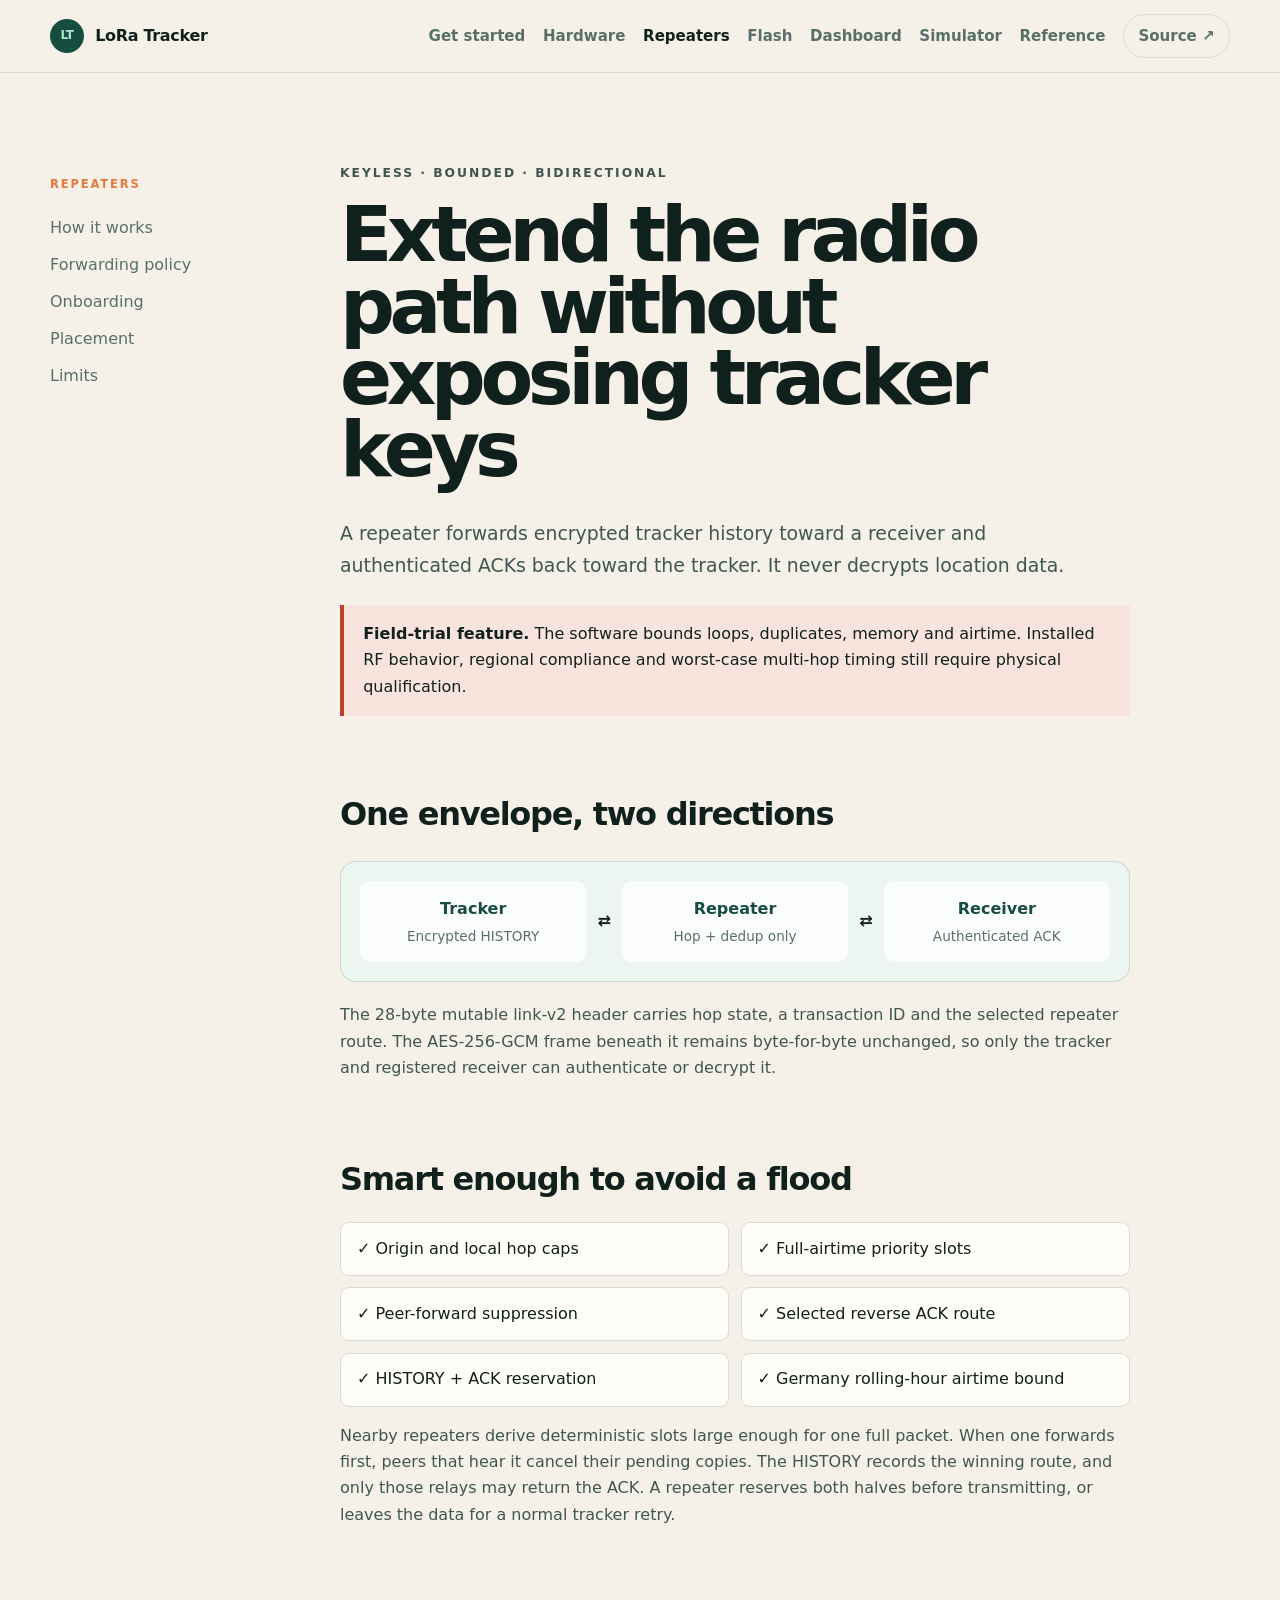
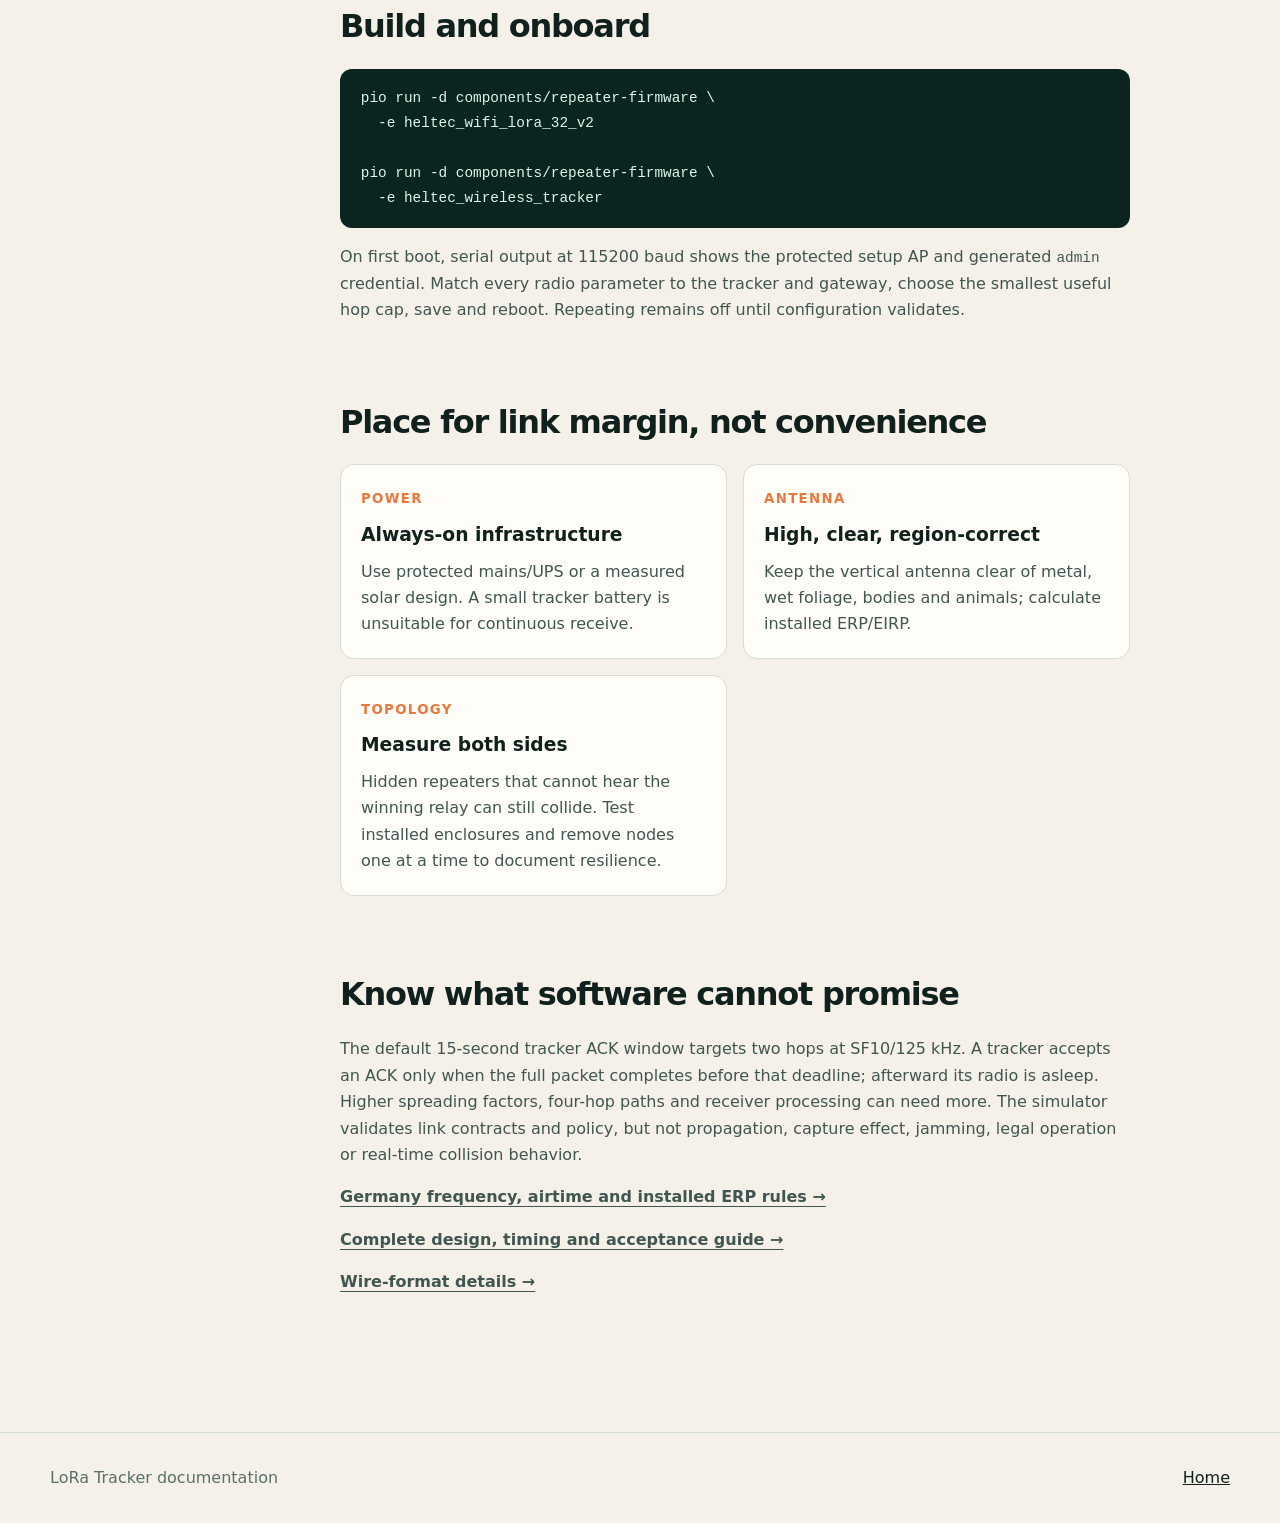
<file: repeater.html>
<!doctype html><html lang="en"><head><meta charset="utf-8"><meta name="viewport" content="width=device-width,initial-scale=1"><meta name="description" content="Deploy keyless bounded LoRa Tracker repeaters for history and ACK coverage."><title>Repeaters — LoRa Tracker</title><link rel="stylesheet" href="styles.css"><link rel="stylesheet" href="extra.css"></head><body>
<header class="nav-wrap"><nav class="nav container"><a class="brand" href="index.html"><span class="brand-mark">LT</span> LoRa Tracker</a><button class="menu-button" aria-expanded="false" aria-controls="nav-links">Menu</button><div id="nav-links" class="nav-links"><a href="getting-started.html">Get started</a><a href="hardware.html">Hardware</a><a class="active" href="repeater.html">Repeaters</a><a href="flash.html">Flash</a><a href="app/">Dashboard</a><a href="simulator.html">Simulator</a><a href="protocols.html">Reference</a><a class="source-link" href="https://github.com/dominikandreas/lora-tracker">Source ↗</a></div></nav></header>
<main class="docs container"><aside><p>REPEATERS</p><a href="#path">How it works</a><a href="#policy">Forwarding policy</a><a href="#onboarding">Onboarding</a><a href="#placement">Placement</a><a href="#limits">Limits</a></aside><article class="prose"><p class="eyebrow">Keyless · bounded · bidirectional</p><h1>Extend the radio path without exposing tracker keys</h1><p class="lede">A repeater forwards encrypted tracker history toward a receiver and authenticated ACKs back toward the tracker. It never decrypts location data.</p>
<div class="notice danger"><strong>Field-trial feature.</strong> The software bounds loops, duplicates, memory and airtime. Installed RF behavior, regional compliance and worst-case multi-hop timing still require physical qualification.</div>
<h2 id="path">One envelope, two directions</h2><div class="relay-path"><div><strong>Tracker</strong><span>Encrypted HISTORY</span></div><b>⇄</b><div><strong>Repeater</strong><span>Hop + dedup only</span></div><b>⇄</b><div><strong>Receiver</strong><span>Authenticated ACK</span></div></div><p>The 28-byte mutable link-v2 header carries hop state, a transaction ID and the selected repeater route. The AES-256-GCM frame beneath it remains byte-for-byte unchanged, so only the tracker and registered receiver can authenticate or decrypt it.</p>
<h2 id="policy">Smart enough to avoid a flood</h2><div class="check-grid"><div>✓ Origin and local hop caps</div><div>✓ Full-airtime priority slots</div><div>✓ Peer-forward suppression</div><div>✓ Selected reverse ACK route</div><div>✓ HISTORY + ACK reservation</div><div>✓ Germany rolling-hour airtime bound</div></div><p>Nearby repeaters derive deterministic slots large enough for one full packet. When one forwards first, peers that hear it cancel their pending copies. The HISTORY records the winning route, and only those relays may return the ACK. A repeater reserves both halves before transmitting, or leaves the data for a normal tracker retry.</p>
<h2 id="onboarding">Build and onboard</h2><pre><code>pio run -d components/repeater-firmware \
  -e heltec_wifi_lora_32_v2

pio run -d components/repeater-firmware \
  -e heltec_wireless_tracker</code></pre><p>On first boot, serial output at 115200 baud shows the protected setup AP and generated <code>admin</code> credential. Match every radio parameter to the tracker and gateway, choose the smallest useful hop cap, save and reboot. Repeating remains off until configuration validates.</p>
<h2 id="placement">Place for link margin, not convenience</h2><div class="hardware-grid"><article><small>POWER</small><h3>Always-on infrastructure</h3><p>Use protected mains/UPS or a measured solar design. A small tracker battery is unsuitable for continuous receive.</p></article><article><small>ANTENNA</small><h3>High, clear, region-correct</h3><p>Keep the vertical antenna clear of metal, wet foliage, bodies and animals; calculate installed ERP/EIRP.</p></article><article><small>TOPOLOGY</small><h3>Measure both sides</h3><p>Hidden repeaters that cannot hear the winning relay can still collide. Test installed enclosures and remove nodes one at a time to document resilience.</p></article></div>
<h2 id="limits">Know what software cannot promise</h2><p>The default 15-second tracker ACK window targets two hops at SF10/125 kHz. A tracker accepts an ACK only when the full packet completes before that deadline; afterward its radio is asleep. Higher spreading factors, four-hop paths and receiver processing can need more. The simulator validates link contracts and policy, but not propagation, capture effect, jamming, legal operation or real-time collision behavior.</p><p><a class="text-link" href="reference/radio-compliance-de.html">Germany frequency, airtime and installed ERP rules →</a></p><p><a class="text-link" href="reference/repeaters.html">Complete design, timing and acceptance guide →</a></p><p><a class="text-link" href="reference/protocols/lora-protocol.html#repeater-link-envelope">Wire-format details →</a></p></article></main><footer><div class="container"><span>LoRa Tracker documentation</span><a href="index.html">Home</a></div></footer><script src="site.js"></script></body></html>
</file>
<file: styles.css>
:root{--ink:#10201d;--muted:#59706a;--paper:#f5f1e8;--panel:#fffdf7;--green:#174d41;--mint:#a8e8c8;--orange:#e7793f;--line:#d5ddd7;--code:#0b2420}*{box-sizing:border-box}html{scroll-behavior:smooth}body{margin:0;background:var(--paper);color:var(--ink);font:16px/1.65 Inter,ui-sans-serif,system-ui,-apple-system,BlinkMacSystemFont,"Segoe UI",sans-serif}.container{width:min(1180px,calc(100% - 40px));margin:auto}.nav-wrap{position:sticky;top:0;z-index:10;border-bottom:1px solid rgba(16,32,29,.12);background:rgba(245,241,232,.9);backdrop-filter:blur(14px)}.nav{height:72px;display:flex;align-items:center;justify-content:space-between}.brand{display:flex;align-items:center;gap:.7rem;color:var(--ink);font-weight:800;text-decoration:none;letter-spacing:-.02em}.brand-mark{display:grid;place-items:center;width:34px;height:34px;border-radius:50%;background:var(--green);color:var(--mint);font-size:.75rem}.nav-links{display:flex;align-items:center;gap:1.8rem}.nav-links a{color:var(--muted);font-weight:650;text-decoration:none;font-size:.94rem}.nav-links a:hover,.nav-links .active{color:var(--ink)}.source-link{padding:.55rem .9rem;border:1px solid var(--line);border-radius:99px}.menu-button{display:none;background:none;border:0;font:inherit}.hero{min-height:720px;padding:110px 0 90px;display:grid;grid-template-columns:1.08fr .92fr;gap:5vw;align-items:center}.eyebrow{margin:0 0 1rem;color:var(--orange);font-size:.77rem;font-weight:850;letter-spacing:.16em;text-transform:uppercase}.hero h1,.prose h1{margin:0;font-size:clamp(3.3rem,7vw,6.3rem);line-height:.93;letter-spacing:-.07em}.hero h1 span{color:var(--green)}.lede{max-width:750px;color:var(--muted);font-size:1.18rem;line-height:1.7}.actions{display:flex;gap:.8rem;margin-top:2rem}.button{padding:.85rem 1.1rem;border-radius:9px;font-weight:750;text-decoration:none}.primary{background:var(--green);color:white}.secondary{border:1px solid var(--line);color:var(--ink);background:var(--panel)}.signal-card{padding:1.3rem;border:1px solid #2a5f53;border-radius:24px;background:var(--green);color:white;box-shadow:0 30px 80px rgba(23,77,65,.22);transform:rotate(1.5deg)}.signal-top{display:flex;justify-content:space-between;color:#cbe5dd;font-size:.72rem;letter-spacing:.12em}.live{color:var(--mint)}.route{position:relative;height:270px;margin-top:1rem;background:radial-gradient(circle at 20% 20%,#316a5e 0 1px,transparent 1px);background-size:24px 24px}.route svg{width:100%;height:100%;overflow:visible}.route path{fill:none;stroke:var(--mint);stroke-width:4;stroke-linecap:round;stroke-dasharray:9 9}.point{position:absolute;width:12px;height:12px;border:3px solid var(--mint);border-radius:50%;background:var(--green);z-index:2}.p1{left:5%;top:72%}.p2{left:39%;top:45%}.p3{left:72%;top:49%}.p4{right:3%;top:15%;box-shadow:0 0 0 8px rgba(168,232,200,.13)}.metrics{display:grid;grid-template-columns:repeat(3,1fr);gap:1px;border-top:1px solid #3b7065;padding-top:1rem}.metrics div{display:flex;flex-direction:column}.metrics b{font-size:1.45rem}.metrics small{color:#a8c6bd}.section{padding:100px 0}.section h2,.band h2{max-width:760px;margin:.2rem 0 2.5rem;font-size:clamp(2.2rem,5vw,4.5rem);line-height:1;letter-spacing:-.055em}.flow,.feature-grid{display:grid;grid-template-columns:repeat(4,1fr);gap:1rem}.flow article,.feature-grid article{padding:1.5rem;border:1px solid var(--line);border-radius:16px;background:var(--panel)}.flow span{color:var(--orange);font:800 .75rem monospace}.flow h3,.feature-grid h3{margin:.8rem 0 .4rem;font-size:1.2rem}.flow p,.feature-grid p{margin:0;color:var(--muted)}.band{padding:95px 0;background:var(--green);color:white}.split{display:grid;grid-template-columns:1fr 1fr;gap:8vw}.split p{color:#c8ded7}.split .eyebrow{color:var(--mint)}pre{overflow:auto;padding:1.1rem 1.3rem;border-radius:12px;background:var(--code);color:#ddf6ed;line-height:1.55}code{font-family:"SFMono-Regular",Consolas,monospace;font-size:.9em}.text-link{color:inherit;font-weight:750;text-underline-offset:4px}footer{border-top:1px solid var(--line);padding:2rem 0;color:var(--muted)}footer .container{display:flex;justify-content:space-between}footer a{color:var(--ink)}.docs{display:grid;grid-template-columns:220px minmax(0,790px);gap:70px;padding:90px 0 120px}.docs aside{position:sticky;top:110px;align-self:start;display:flex;flex-direction:column;gap:.65rem}.docs aside p{font-size:.72rem;font-weight:850;letter-spacing:.16em;color:var(--orange)}.docs aside a{color:var(--muted);text-decoration:none}.prose h1{font-size:clamp(3rem,6vw,5.2rem);margin-bottom:2rem}.prose h2{margin:3.5rem 0 1rem;padding-top:1rem;font-size:2rem;letter-spacing:-.04em}.prose p,.prose li{color:#405651}.prose li+li{margin-top:.45rem}.notice{margin:1.5rem 0;padding:1rem 1.2rem;border-left:4px solid var(--orange);background:#f0e7d9}.check-grid{display:grid;grid-template-columns:1fr 1fr;gap:.7rem}.check-grid div{padding:.8rem 1rem;border:1px solid var(--line);border-radius:9px;background:var(--panel)}@media(max-width:850px){.hero{grid-template-columns:1fr;padding-top:75px}.signal-card{transform:none}.flow,.feature-grid{grid-template-columns:1fr 1fr}.split{grid-template-columns:1fr}.docs{grid-template-columns:1fr}.docs aside{display:none}.menu-button{display:block}.nav-links{display:none;position:absolute;top:72px;left:0;right:0;padding:1.2rem 20px;flex-direction:column;align-items:flex-start;background:var(--paper);border-bottom:1px solid var(--line)}.nav-links.open{display:flex}}@media(max-width:540px){.container{width:min(100% - 28px,1180px)}.hero h1{font-size:3.35rem}.flow,.feature-grid,.check-grid{grid-template-columns:1fr}.actions{align-items:stretch;flex-direction:column}.metrics b{font-size:1.1rem}}
</file>
<file: extra.css>
.status-note {
  max-width: 720px;
  margin-top: 2rem;
  padding: 1rem 1.2rem;
  border: 1px solid #d9b29b;
  border-radius: 12px;
  background: #fff8ef;
  color: #62412f;
}
.status-note a { color: var(--green); font-weight: 750; }
.nav-links { gap: 1.1rem; }
.flow { grid-template-columns: repeat(5, minmax(0, 1fr)); }
.notice.danger { border-left-color: #b8402d; background: #f8e4dd; }
.hardware-grid { display: grid; grid-template-columns: repeat(2, minmax(0, 1fr)); gap: 1rem; }
.hardware-grid article {
  padding: 1.25rem;
  border: 1px solid var(--line);
  border-radius: 14px;
  background: var(--panel);
}
.hardware-grid small { color: var(--orange); font-weight: 850; letter-spacing: .1em; }
.hardware-grid h3 { margin: .5rem 0; }
.hardware-grid p { margin: 0; }
.link-cards { display: grid; grid-template-columns: 1fr 1fr; gap: .8rem; }
.link-cards a {
  display: flex;
  flex-direction: column;
  padding: 1rem 1.1rem;
  border: 1px solid var(--line);
  border-radius: 12px;
  background: var(--panel);
  color: var(--ink);
  text-decoration: none;
}
.link-cards span { color: var(--muted); font-size: .9rem; }
.readiness { padding: 1.5rem; border-radius: 16px; background: #8e3326; color: #fff; }
.readiness span { font-size: .72rem; font-weight: 850; letter-spacing: .14em; }
.readiness strong { display: block; margin: .3rem 0; font-size: 2rem; }
.readiness p { margin: 0; color: #f5d8d2; }
@media (max-width: 1000px) { .flow { grid-template-columns: repeat(3, minmax(0, 1fr)); } }
@media (max-width: 850px) { .hardware-grid { grid-template-columns: 1fr; } }
@media (max-width: 700px) { .flow { grid-template-columns: 1fr; } }
@media (max-width: 540px) { .link-cards { grid-template-columns: 1fr; } }
.flash-targets { display: grid; gap: .75rem; margin: 1.25rem 0 2rem; }
.flash-target { appearance: none; background: var(--panel); border: 1px solid var(--line); border-radius: 14px; color: inherit; cursor: pointer; display: grid; gap: .2rem; padding: 1rem 1.1rem; text-align: left; transition: border-color .2s, box-shadow .2s, transform .2s; }
.flash-target:hover { transform: translateY(-1px); }
.flash-target.selected { border-color: var(--green); box-shadow: 0 0 0 3px rgba(29,118,84,.14); }
.flash-target strong { font-size: 1rem; }
.flash-target span { font-size: .9rem; }
.flash-target small { color: var(--muted); }
.flasher-panel { align-items: center; background: #edf5f0; border: 1px solid rgba(29,118,84,.2); border-radius: 16px; display: flex; flex-wrap: wrap; gap: 1rem; justify-content: space-between; margin: 1rem 0 1.5rem; padding: 1.1rem 1.2rem; }
.flasher-panel > div { display: grid; gap: .15rem; }
.flasher-panel small { color: var(--muted); }
.flasher-label { color: var(--green); font-size: .7rem; font-weight: 850; letter-spacing: .1em; text-transform: uppercase; }
esp-web-install-button { --esp-tools-button-color: var(--green); --esp-tools-button-text-color: #fff; --esp-tools-button-border-radius: 999px; }
esp-web-install-button .button[disabled] { cursor: not-allowed; opacity: .45; }

.generated-doc h1 { font-size: clamp(2.7rem, 5vw, 4.7rem); }
.generated-doc h2 { scroll-margin-top: 100px; }
.generated-doc h3 { margin-top: 2rem; font-size: 1.3rem; }
.generated-doc table { border-collapse: collapse; display: block; max-width: 100%; overflow-x: auto; }
.generated-doc th, .generated-doc td { border: 1px solid var(--line); padding: .65rem .8rem; text-align: left; vertical-align: top; }
.generated-doc th { background: #e8efe9; color: var(--ink); }
.generated-doc blockquote { border-left: 4px solid var(--orange); color: var(--muted); margin: 1.5rem 0; padding: .2rem 1.2rem; }
.generated-doc a { color: var(--green); text-underline-offset: 3px; }
.application-frame { width: 100%; height: 760px; margin: 2rem 0; border: 1px solid var(--line); border-radius: 16px; background: #0d120e; }
.lab-docs { width: min(1500px, calc(100% - 40px)); grid-template-columns: 180px minmax(0, 1fr); }
@media (max-width: 850px) { .lab-docs { width: min(100% - 28px, 1500px); grid-template-columns: 1fr; } }

.product-hero { background: var(--green); border-radius: 18px; color: white; display: grid; grid-template-columns: 1.25fr .75fr; margin: 1.25rem 0 1.5rem; overflow: hidden; }
.product-hero img { align-self: center; display: block; height: auto; max-height: 360px; max-width: 100%; object-fit: contain; width: 100%; }
.product-hero div { align-self: center; padding: 1.5rem; }
.product-hero span { color: var(--mint); font-size: .72rem; font-weight: 850; letter-spacing: .12em; }
.product-hero h3 { font-size: 1.6rem; line-height: 1.1; margin: .45rem 0 .8rem; }
.product-hero p { color: #d6e8e1; margin: 0; }
.runtime-panel { background: #edf5f0; border: 1px solid rgba(29,118,84,.2); border-radius: 16px; margin: 2rem 0; padding: 1.4rem; }
.runtime-panel h3 { font-size: 1.55rem; line-height: 1.15; margin: .25rem 0 .8rem; }
.runtime-grid { display: grid; gap: .75rem; grid-template-columns: repeat(3, 1fr); margin: 1rem 0; }
.runtime-grid div { background: rgba(255,255,255,.7); border-radius: 10px; display: grid; padding: .8rem; }
.runtime-grid strong { color: var(--green); font-size: 1.35rem; }
.runtime-grid span { color: var(--muted); font-size: .84rem; line-height: 1.3; }
@media (max-width: 700px) { .product-hero { grid-template-columns: 1fr; } .runtime-grid { grid-template-columns: 1fr; } }
.relay-path { align-items: center; background: #edf5f0; border: 1px solid rgba(29,118,84,.2); border-radius: 16px; display: grid; gap: .7rem; grid-template-columns: 1fr auto 1fr auto 1fr; margin: 1.25rem 0; padding: 1.2rem; text-align: center; }
.relay-path div { background: rgba(255,255,255,.8); border-radius: 10px; display: grid; gap: .2rem; padding: .9rem; }
.relay-path strong { color: var(--green); }
.relay-path span { color: var(--muted); font-size: .85rem; }
@media (max-width: 700px) { .relay-path { grid-template-columns: 1fr; } .relay-path b { transform: rotate(90deg); } }
</file>
